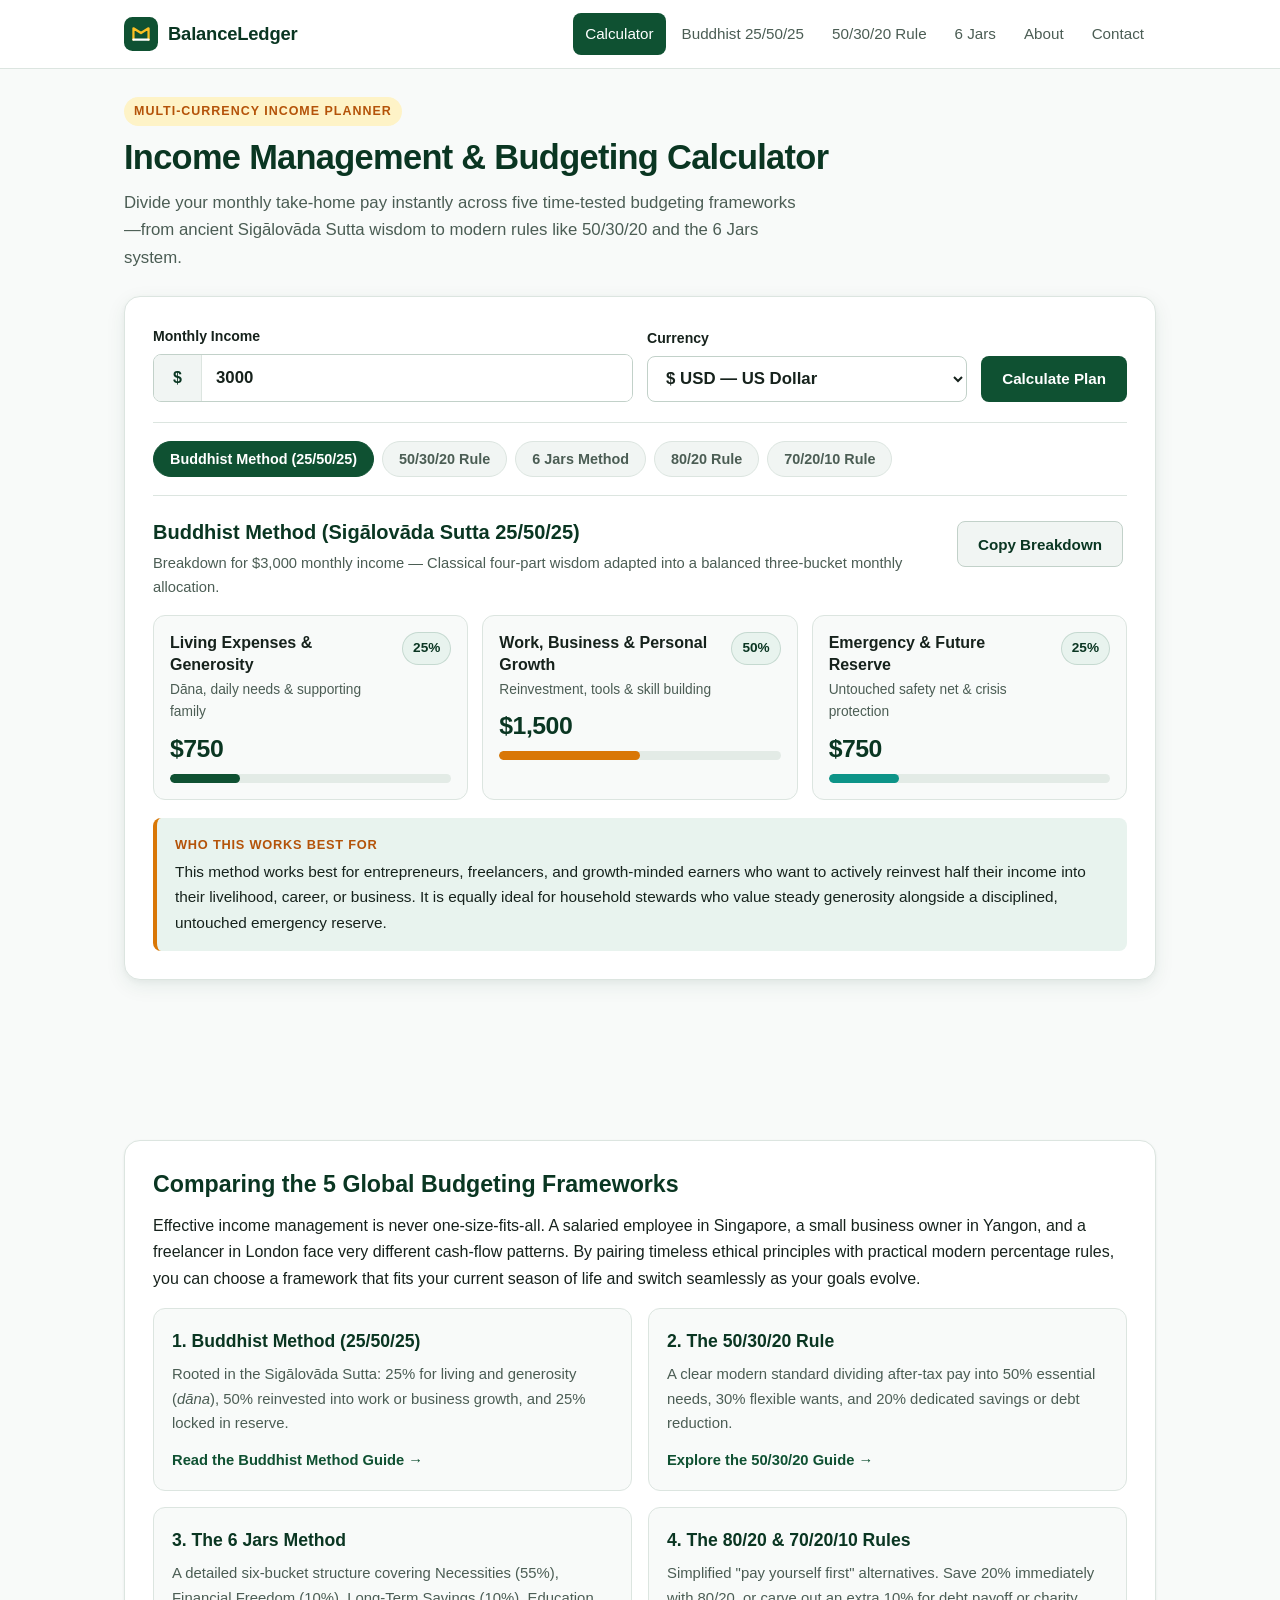
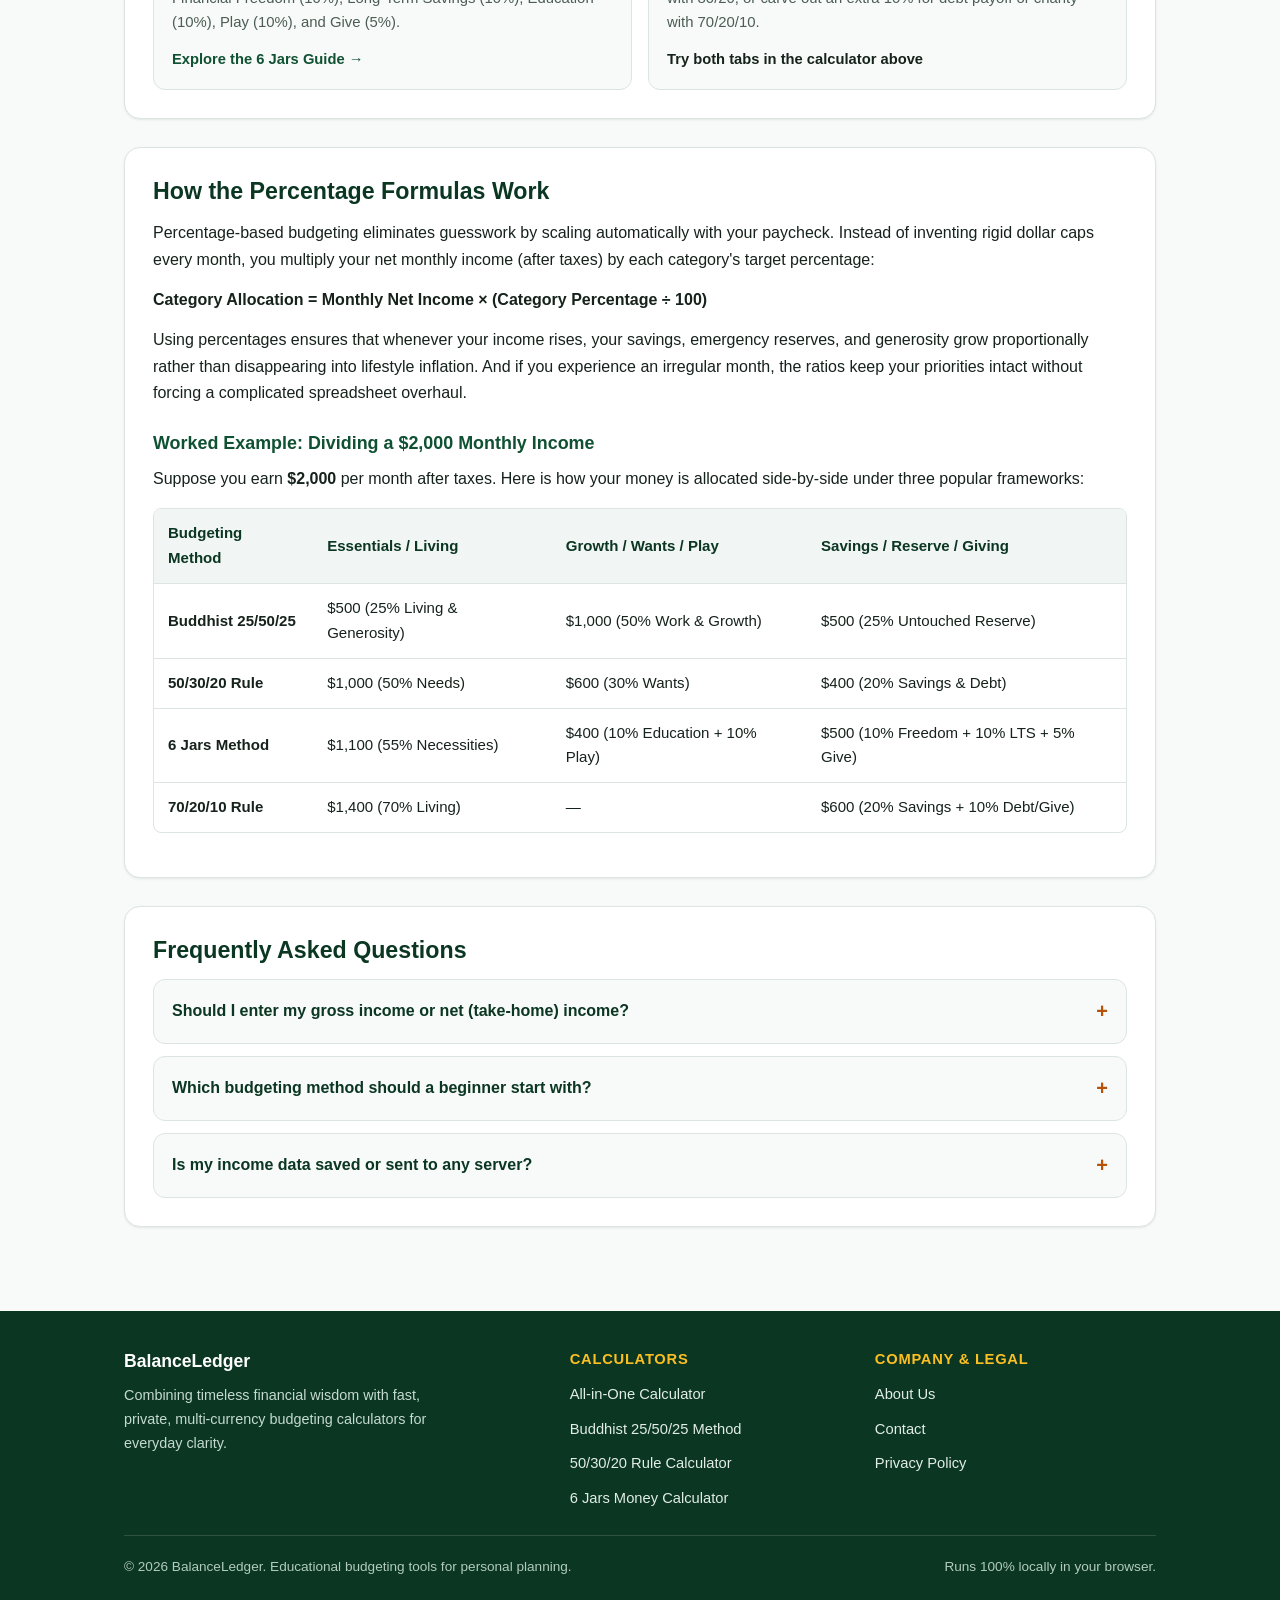
<file: index.html>
<!DOCTYPE html>
<html lang="en">
<head>
  <meta charset="UTF-8">
  <meta name="viewport" content="width=device-width, initial-scale=1.0">
  <title>Global Income Management &amp; Budgeting Calculator | BalanceLedger</title>
  <meta name="description" content="Free multi-currency income calculator comparing the Buddhist 25/50/25 Sigalovada Sutta method, 50/30/20 rule, 6 Jars, 80/20, and 70/20/10 budgeting frameworks.">
  <meta property="og:title" content="Global Income Management &amp; Budgeting Calculator | BalanceLedger">
  <meta property="og:description" content="Instantly divide your monthly income across 5 proven budgeting methods in USD, MMK, THB, SGD, INR, EUR, GBP, and JPY.">
  <meta property="og:type" content="website">
  <link rel="stylesheet" href="/css/style.css">
  <script async src="https://pagead2.googlesyndication.com/pagead/js/adsbygoogle.js?client=ca-pub-1101656093353916"
     crossorigin="anonymous"></script>
</head>
<body>
  <a class="skip-link" href="#main-content">Skip to main content</a>

  <header class="site-header">
    <div class="container header-inner">
      <a class="brand-link" href="/">
        <svg class="brand-icon" viewBox="0 0 36 36" fill="none" aria-hidden="true">
          <rect width="36" height="36" rx="9" fill="#0f5132"/>
          <path d="M10 24V12l8 5 8-5v12" stroke="#fbbf24" stroke-width="2.4" stroke-linecap="round" stroke-linejoin="round"/>
          <path d="M10 24h16" stroke="#ffffff" stroke-width="2.4" stroke-linecap="round"/>
        </svg>
        <span>BalanceLedger</span>
      </a>

      <button id="nav-toggle" class="nav-toggle" type="button" aria-expanded="false" aria-controls="site-nav">
        <span>Menu</span>
      </button>

      <nav id="site-nav" class="site-nav" aria-label="Primary Navigation">
        <ul class="nav-list">
          <li><a class="nav-link is-active" href="/" aria-current="page">Calculator</a></li>
          <li><a class="nav-link" href="/buddhist-method">Buddhist 25/50/25</a></li>
          <li><a class="nav-link" href="/50-30-20-calculator">50/30/20 Rule</a></li>
          <li><a class="nav-link" href="/6-jars-calculator">6 Jars</a></li>
          <li><a class="nav-link" href="/about">About</a></li>
          <li><a class="nav-link" href="/contact">Contact</a></li>
        </ul>
      </nav>
    </div>
  </header>

  <main id="main-content">
    <div class="container">
      <section class="page-hero">
        <span class="eyebrow">Multi-Currency Income Planner</span>
        <h1>Income Management &amp; Budgeting Calculator</h1>
        <p class="lead">
          Divide your monthly take-home pay instantly across five time-tested budgeting frameworks—from ancient Sigālovāda Sutta wisdom to modern rules like 50/30/20 and the 6 Jars system.
        </p>
      </section>

      <section id="budget-calculator" class="calculator-card" data-default-method="buddhist" aria-label="Interactive Budgeting Calculator">
        <form id="calculator-form" class="calc-controls" novalidate>
          <div class="field-group">
            <label class="field-label" for="monthly-income">Monthly Income</label>
            <div class="input-wrapper">
              <span id="currency-prefix" class="currency-prefix" aria-hidden="true">$</span>
              <input
                id="monthly-income"
                class="calc-input"
                type="number"
                inputmode="decimal"
                min="0"
                step="any"
                value="3000"
                placeholder="3000"
                aria-describedby="income-help"
              >
            </div>
            <span id="income-help" class="sr-only">Enter your monthly net income to calculate budget allocations automatically.</span>
          </div>

          <div class="field-group">
            <label class="field-label" for="currency-select">Currency</label>
            <select id="currency-select" class="calc-select">
              <option value="USD" selected>$ USD — US Dollar</option>
              <option value="MMK">K MMK — Myanmar Kyat</option>
              <option value="THB">฿ THB — Thai Baht</option>
              <option value="SGD">S$ SGD — Singapore Dollar</option>
              <option value="INR">₹ INR — Indian Rupee</option>
              <option value="EUR">€ EUR — Euro</option>
              <option value="GBP">£ GBP — British Pound</option>
              <option value="JPY">¥ JPY — Japanese Yen</option>
            </select>
          </div>

          <div class="calc-action-group">
            <button id="calculate-btn" class="btn btn-primary" type="submit">Calculate Plan</button>
          </div>
        </form>

        <div class="method-selector-wrap">
          <div class="method-mobile-wrap">
            <label class="field-label" for="method-select">Budgeting Method</label>
            <select id="method-select" class="calc-select">
              <option value="buddhist" selected>Buddhist Method (25/50/25)</option>
              <option value="50-30-20">The 50/30/20 Rule</option>
              <option value="6-jars">The 6 Jars Method</option>
              <option value="80-20">The 80/20 Rule (Pay Yourself First)</option>
              <option value="70-20-10">The 70/20/10 Rule</option>
            </select>
          </div>

          <div class="method-tabs" role="tablist" aria-label="Choose a budgeting method">
            <button class="method-tab is-active" type="button" role="tab" aria-selected="true" data-method-tab="buddhist">
              Buddhist Method (25/50/25)
            </button>
            <button class="method-tab" type="button" role="tab" aria-selected="false" data-method-tab="50-30-20">
              50/30/20 Rule
            </button>
            <button class="method-tab" type="button" role="tab" aria-selected="false" data-method-tab="6-jars">
              6 Jars Method
            </button>
            <button class="method-tab" type="button" role="tab" aria-selected="false" data-method-tab="80-20">
              80/20 Rule
            </button>
            <button class="method-tab" type="button" role="tab" aria-selected="false" data-method-tab="70-20-10">
              70/20/10 Rule
            </button>
          </div>
        </div>

        <div class="results-section" aria-live="polite">
          <div class="results-header">
            <div class="results-title-wrap">
              <h2 id="results-method-title">Buddhist Method (Sigālovāda Sutta 25/50/25)</h2>
              <p id="results-method-subtitle" class="results-subtitle">
                Breakdown for $3,000 monthly income — Classical four-part wisdom adapted into a balanced three-bucket monthly allocation.
              </p>
            </div>
            <div class="results-toolbar">
              <button id="copy-breakdown-btn" class="btn btn-secondary" type="button">Copy Breakdown</button>
              <span id="copy-feedback" class="copy-feedback" role="status" aria-live="polite"></span>
            </div>
          </div>

          <div id="results-grid" class="results-grid has-three">
            <article class="result-card" data-tone="emerald">
              <div class="result-card-top">
                <div>
                  <h3 class="result-card-title">Living Expenses &amp; Generosity</h3>
                  <p class="result-card-detail">Dāna, daily needs &amp; supporting family</p>
                </div>
                <span class="percent-badge">25%</span>
              </div>
              <div class="result-amount">$750</div>
              <div class="progress-track" role="progressbar" aria-valuenow="25" aria-valuemin="0" aria-valuemax="100" aria-label="Living Expenses and Generosity allocation 25%">
                <div class="progress-fill" style="width: 25%"></div>
              </div>
            </article>

            <article class="result-card" data-tone="gold">
              <div class="result-card-top">
                <div>
                  <h3 class="result-card-title">Work, Business &amp; Personal Growth</h3>
                  <p class="result-card-detail">Reinvestment, tools &amp; skill building</p>
                </div>
                <span class="percent-badge">50%</span>
              </div>
              <div class="result-amount">$1,500</div>
              <div class="progress-track" role="progressbar" aria-valuenow="50" aria-valuemin="0" aria-valuemax="100" aria-label="Work, Business and Personal Growth allocation 50%">
                <div class="progress-fill" style="width: 50%"></div>
              </div>
            </article>

            <article class="result-card" data-tone="teal">
              <div class="result-card-top">
                <div>
                  <h3 class="result-card-title">Emergency &amp; Future Reserve</h3>
                  <p class="result-card-detail">Untouched safety net &amp; crisis protection</p>
                </div>
                <span class="percent-badge">25%</span>
              </div>
              <div class="result-amount">$750</div>
              <div class="progress-track" role="progressbar" aria-valuenow="25" aria-valuemin="0" aria-valuemax="100" aria-label="Emergency and Future Reserve allocation 25%">
                <div class="progress-fill" style="width: 25%"></div>
              </div>
            </article>
          </div>

          <div class="method-insight">
            <span class="method-insight-label">Who This Works Best For</span>
            <p id="method-best-for">
              This method works best for entrepreneurs, freelancers, and growth-minded earners who want to actively reinvest half their income into their livelihood, career, or business. It is equally ideal for household stewards who value steady generosity alongside a disciplined, untouched emergency reserve.
            </p>
          </div>
        </div>
      </section>

      <div class="ad-slot" aria-label="Advertisement">
        <!-- Display Ads -->
        <ins class="adsbygoogle"
             style="display:block"
             data-ad-client="ca-pub-1101656093353916"
             data-ad-slot="3244813346"
             data-ad-format="auto"
             data-full-width-responsive="true"></ins>
        <script>
             (adsbygoogle = window.adsbygoogle || []).push({});
        </script>
      </div>

      <section class="content-section">
        <h2>Comparing the 5 Global Budgeting Frameworks</h2>
        <p>
          Effective income management is never one-size-fits-all. A salaried employee in Singapore, a small business owner in Yangon, and a freelancer in London face very different cash-flow patterns. By pairing timeless ethical principles with practical modern percentage rules, you can choose a framework that fits your current season of life and switch seamlessly as your goals evolve.
        </p>

        <div class="method-cards-grid">
          <article class="info-card">
            <div>
              <h3>1. Buddhist Method (25/50/25)</h3>
              <p>Rooted in the Sigālovāda Sutta: 25% for living and generosity (<em>dāna</em>), 50% reinvested into work or business growth, and 25% locked in reserve.</p>
            </div>
            <a class="info-card-link" href="/buddhist-method">Read the Buddhist Method Guide &rarr;</a>
          </article>

          <article class="info-card">
            <div>
              <h3>2. The 50/30/20 Rule</h3>
              <p>A clear modern standard dividing after-tax pay into 50% essential needs, 30% flexible wants, and 20% dedicated savings or debt reduction.</p>
            </div>
            <a class="info-card-link" href="/50-30-20-calculator">Explore the 50/30/20 Guide &rarr;</a>
          </article>

          <article class="info-card">
            <div>
              <h3>3. The 6 Jars Method</h3>
              <p>A detailed six-bucket structure covering Necessities (55%), Financial Freedom (10%), Long-Term Savings (10%), Education (10%), Play (10%), and Give (5%).</p>
            </div>
            <a class="info-card-link" href="/6-jars-calculator">Explore the 6 Jars Guide &rarr;</a>
          </article>

          <article class="info-card">
            <div>
              <h3>4. The 80/20 &amp; 70/20/10 Rules</h3>
              <p>Simplified "pay yourself first" alternatives. Save 20% immediately with 80/20, or carve out an extra 10% for debt payoff or charity with 70/20/10.</p>
            </div>
            <span class="info-card-link">Try both tabs in the calculator above</span>
          </article>
        </div>
      </section>

      <section class="content-section">
        <h2>How the Percentage Formulas Work</h2>
        <p>
          Percentage-based budgeting eliminates guesswork by scaling automatically with your paycheck. Instead of inventing rigid dollar caps every month, you multiply your net monthly income (after taxes) by each category's target percentage:
        </p>
        <p>
          <strong>Category Allocation = Monthly Net Income &times; (Category Percentage &divide; 100)</strong>
        </p>
        <p>
          Using percentages ensures that whenever your income rises, your savings, emergency reserves, and generosity grow proportionally rather than disappearing into lifestyle inflation. And if you experience an irregular month, the ratios keep your priorities intact without forcing a complicated spreadsheet overhaul.
        </p>

        <h3>Worked Example: Dividing a $2,000 Monthly Income</h3>
        <p>
          Suppose you earn <strong>$2,000</strong> per month after taxes. Here is how your money is allocated side-by-side under three popular frameworks:
        </p>

        <div class="table-wrap">
          <table>
            <thead>
              <tr>
                <th>Budgeting Method</th>
                <th>Essentials / Living</th>
                <th>Growth / Wants / Play</th>
                <th>Savings / Reserve / Giving</th>
              </tr>
            </thead>
            <tbody>
              <tr>
                <td><strong>Buddhist 25/50/25</strong></td>
                <td>$500 (25% Living &amp; Generosity)</td>
                <td>$1,000 (50% Work &amp; Growth)</td>
                <td>$500 (25% Untouched Reserve)</td>
              </tr>
              <tr>
                <td><strong>50/30/20 Rule</strong></td>
                <td>$1,000 (50% Needs)</td>
                <td>$600 (30% Wants)</td>
                <td>$400 (20% Savings &amp; Debt)</td>
              </tr>
              <tr>
                <td><strong>6 Jars Method</strong></td>
                <td>$1,100 (55% Necessities)</td>
                <td>$400 (10% Education + 10% Play)</td>
                <td>$500 (10% Freedom + 10% LTS + 5% Give)</td>
              </tr>
              <tr>
                <td><strong>70/20/10 Rule</strong></td>
                <td>$1,400 (70% Living)</td>
                <td>—</td>
                <td>$600 (20% Savings + 10% Debt/Give)</td>
              </tr>
            </tbody>
          </table>
        </div>
      </section>

      <section class="content-section">
        <h2>Frequently Asked Questions</h2>
        <div class="faq-list">
          <details class="faq-item">
            <summary>Should I enter my gross income or net (take-home) income?</summary>
            <div class="faq-answer">
              <p>
                Always use your <strong>net monthly income</strong>—the amount that actually lands in your bank account after taxes, social contributions, and mandatory payroll deductions. Budgeting from take-home pay ensures your percentage buckets match real spendable cash.
              </p>
            </div>
          </details>

          <details class="faq-item">
            <summary>Which budgeting method should a beginner start with?</summary>
            <div class="faq-answer">
              <p>
                If you want the simplest habit possible, start with the <strong>80/20 Rule</strong> (automate 20% into savings on payday and live on 80%). Once you are comfortable tracking essentials versus lifestyle spending, transition to the <strong>50/30/20 Rule</strong> or the <strong>Buddhist 25/50/25 Method</strong> if you run a business or invest heavily in your skills.
              </p>
            </div>
          </details>

          <details class="faq-item">
            <summary>Is my income data saved or sent to any server?</summary>
            <div class="faq-answer">
              <p>
                No. Every calculation runs 100% locally inside your web browser using client-side JavaScript. Your income numbers and currency selections are never uploaded, stored, or shared with BalanceLedger.
              </p>
            </div>
          </details>
        </div>
      </section>
    </div>
  </main>

  <footer class="site-footer">
    <div class="container">
      <div class="footer-grid">
        <div>
          <p class="footer-brand">BalanceLedger</p>
          <p class="footer-desc">
            Combining timeless financial wisdom with fast, private, multi-currency budgeting calculators for everyday clarity.
          </p>
        </div>

        <div>
          <h2 class="footer-heading">Calculators</h2>
          <ul class="footer-links">
            <li><a href="/">All-in-One Calculator</a></li>
            <li><a href="/buddhist-method">Buddhist 25/50/25 Method</a></li>
            <li><a href="/50-30-20-calculator">50/30/20 Rule Calculator</a></li>
            <li><a href="/6-jars-calculator">6 Jars Money Calculator</a></li>
          </ul>
        </div>

        <div>
          <h2 class="footer-heading">Company &amp; Legal</h2>
          <ul class="footer-links">
            <li><a href="/about">About Us</a></li>
            <li><a href="/contact">Contact</a></li>
            <li><a href="/privacy-policy">Privacy Policy</a></li>
          </ul>
        </div>
      </div>

      <div class="footer-bottom">
        <span>&copy; 2026 BalanceLedger. Educational budgeting tools for personal planning.</span>
        <span>Runs 100% locally in your browser.</span>
      </div>
    </div>
  </footer>

  <script src="/js/calculator.js"></script>
  <script src="/js/router.js"></script>
</body>
</html>
</file>
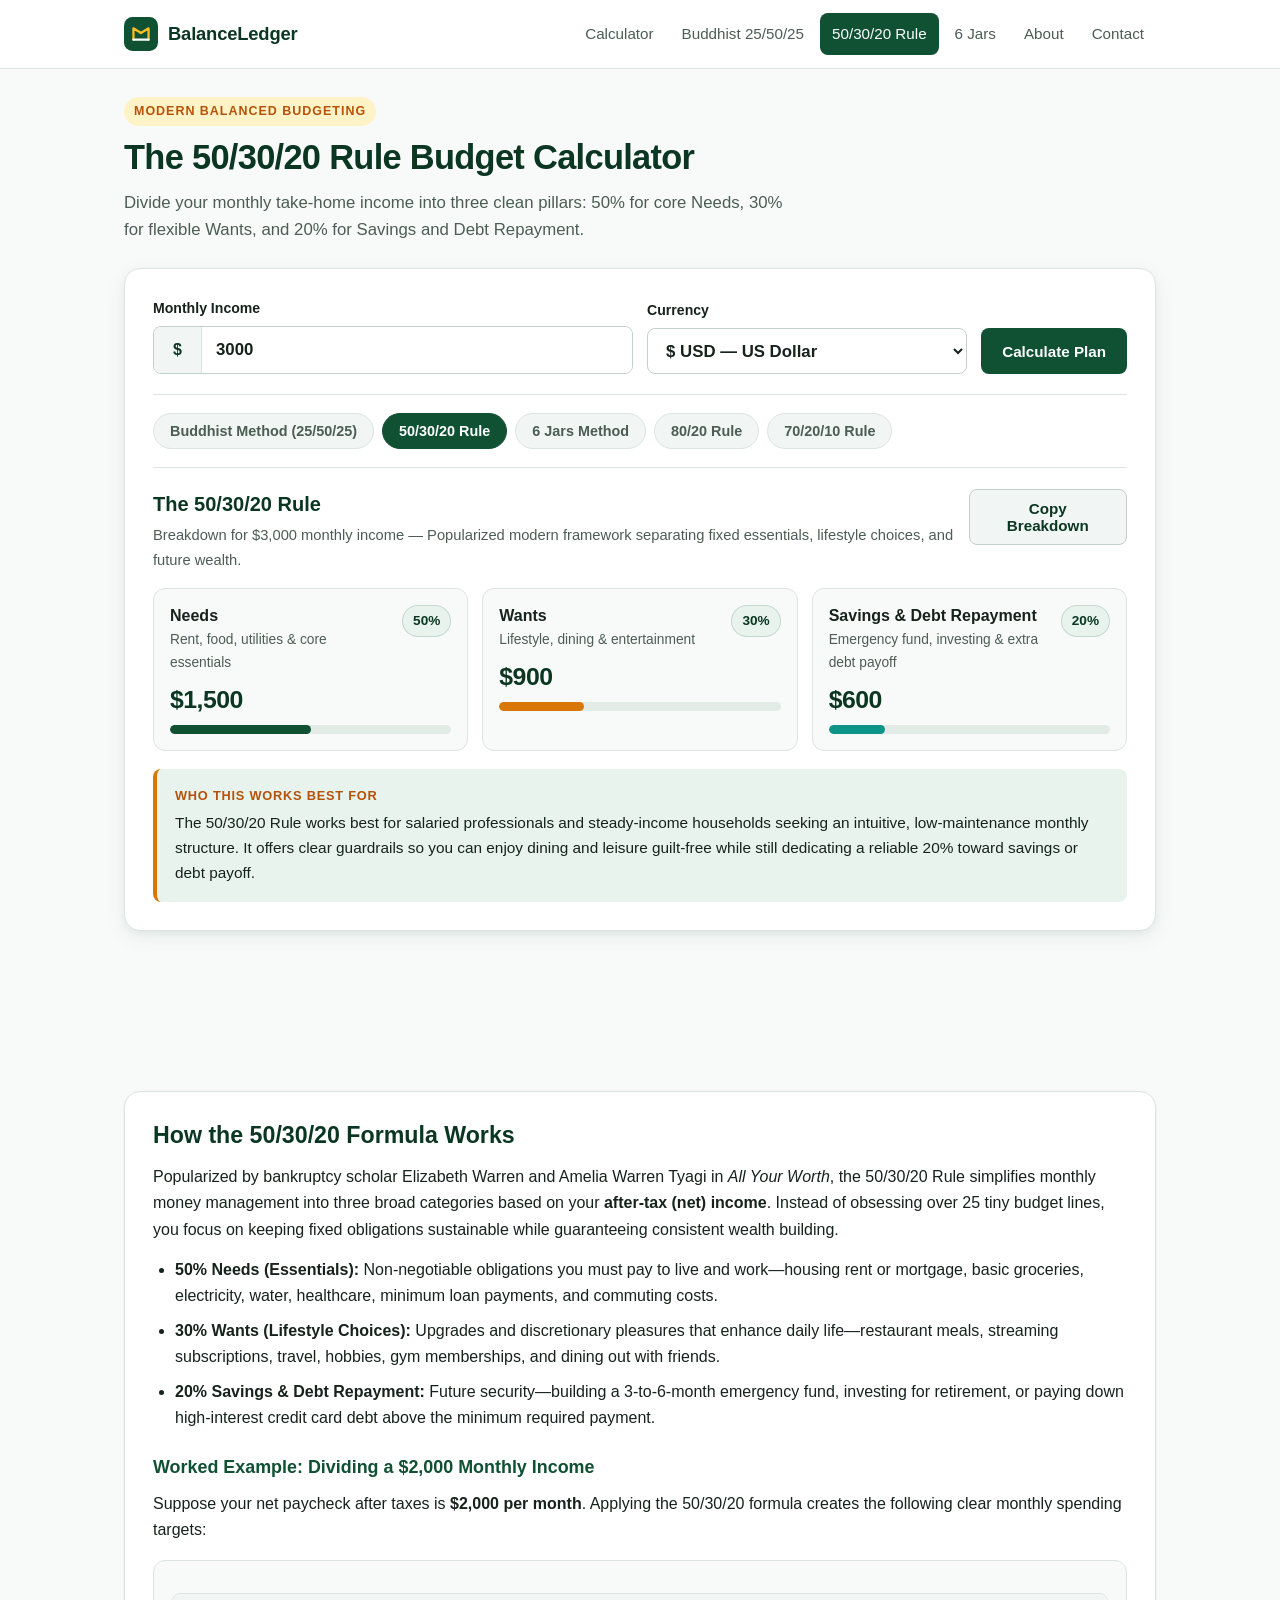
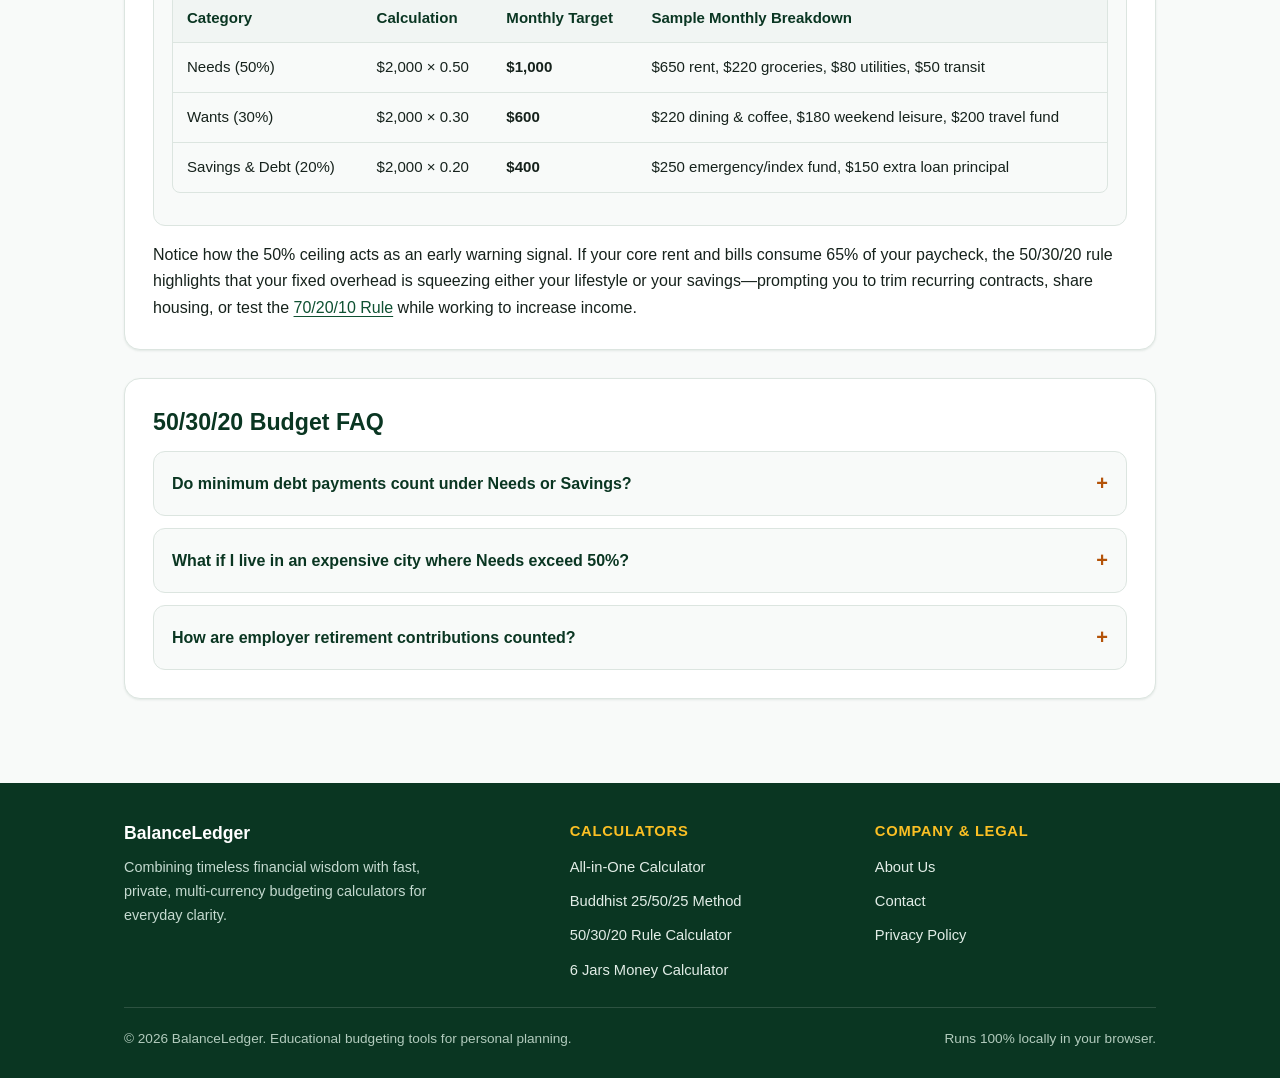
<file: 50-30-20-calculator.html>
<!DOCTYPE html>
<html lang="en">
<head>
  <meta charset="UTF-8">
  <meta name="viewport" content="width=device-width, initial-scale=1.0">
  <title>50/30/20 Rule Budget Calculator &amp; Guide | BalanceLedger</title>
  <meta name="description" content="Calculate your 50/30/20 budget instantly in USD, MMK, THB, SGD, INR, EUR, GBP, or JPY. Includes a complete guide to Needs, Wants, and Savings with worked examples.">
  <meta property="og:title" content="50/30/20 Rule Budget Calculator &amp; Guide | BalanceLedger">
  <meta property="og:description" content="Split your after-tax paycheck into 50% Needs, 30% Wants, and 20% Savings &amp; Debt Repayment in seconds.">
  <meta property="og:type" content="article">
  <link rel="stylesheet" href="/css/style.css">
  <script async src="https://pagead2.googlesyndication.com/pagead/js/adsbygoogle.js?client=ca-pub-1101656093353916"
     crossorigin="anonymous"></script>
</head>
<body>
  <a class="skip-link" href="#main-content">Skip to main content</a>

  <header class="site-header">
    <div class="container header-inner">
      <a class="brand-link" href="/">
        <svg class="brand-icon" viewBox="0 0 36 36" fill="none" aria-hidden="true">
          <rect width="36" height="36" rx="9" fill="#0f5132"/>
          <path d="M10 24V12l8 5 8-5v12" stroke="#fbbf24" stroke-width="2.4" stroke-linecap="round" stroke-linejoin="round"/>
          <path d="M10 24h16" stroke="#ffffff" stroke-width="2.4" stroke-linecap="round"/>
        </svg>
        <span>BalanceLedger</span>
      </a>

      <button id="nav-toggle" class="nav-toggle" type="button" aria-expanded="false" aria-controls="site-nav">
        <span>Menu</span>
      </button>

      <nav id="site-nav" class="site-nav" aria-label="Primary Navigation">
        <ul class="nav-list">
          <li><a class="nav-link" href="/">Calculator</a></li>
          <li><a class="nav-link" href="/buddhist-method">Buddhist 25/50/25</a></li>
          <li><a class="nav-link is-active" href="/50-30-20-calculator" aria-current="page">50/30/20 Rule</a></li>
          <li><a class="nav-link" href="/6-jars-calculator">6 Jars</a></li>
          <li><a class="nav-link" href="/about">About</a></li>
          <li><a class="nav-link" href="/contact">Contact</a></li>
        </ul>
      </nav>
    </div>
  </header>

  <main id="main-content">
    <div class="container">
      <section class="page-hero">
        <span class="eyebrow">Modern Balanced Budgeting</span>
        <h1>The 50/30/20 Rule Budget Calculator</h1>
        <p class="lead">
          Divide your monthly take-home income into three clean pillars: 50% for core Needs, 30% for flexible Wants, and 20% for Savings and Debt Repayment.
        </p>
      </section>

      <section id="budget-calculator" class="calculator-card" data-default-method="50-30-20" aria-label="50/30/20 Rule Budgeting Calculator">
        <form id="calculator-form" class="calc-controls" novalidate>
          <div class="field-group">
            <label class="field-label" for="monthly-income">Monthly Income</label>
            <div class="input-wrapper">
              <span id="currency-prefix" class="currency-prefix" aria-hidden="true">$</span>
              <input
                id="monthly-income"
                class="calc-input"
                type="number"
                inputmode="decimal"
                min="0"
                step="any"
                value="3000"
                placeholder="3000"
              >
            </div>
          </div>

          <div class="field-group">
            <label class="field-label" for="currency-select">Currency</label>
            <select id="currency-select" class="calc-select">
              <option value="USD" selected>$ USD — US Dollar</option>
              <option value="MMK">K MMK — Myanmar Kyat</option>
              <option value="THB">฿ THB — Thai Baht</option>
              <option value="SGD">S$ SGD — Singapore Dollar</option>
              <option value="INR">₹ INR — Indian Rupee</option>
              <option value="EUR">€ EUR — Euro</option>
              <option value="GBP">£ GBP — British Pound</option>
              <option value="JPY">¥ JPY — Japanese Yen</option>
            </select>
          </div>

          <div class="calc-action-group">
            <button id="calculate-btn" class="btn btn-primary" type="submit">Calculate Plan</button>
          </div>
        </form>

        <div class="method-selector-wrap">
          <div class="method-mobile-wrap">
            <label class="field-label" for="method-select">Budgeting Method</label>
            <select id="method-select" class="calc-select">
              <option value="buddhist">Buddhist Method (25/50/25)</option>
              <option value="50-30-20" selected>The 50/30/20 Rule</option>
              <option value="6-jars">The 6 Jars Method</option>
              <option value="80-20">The 80/20 Rule (Pay Yourself First)</option>
              <option value="70-20-10">The 70/20/10 Rule</option>
            </select>
          </div>

          <div class="method-tabs" role="tablist" aria-label="Choose a budgeting method">
            <button class="method-tab" type="button" role="tab" aria-selected="false" data-method-tab="buddhist">
              Buddhist Method (25/50/25)
            </button>
            <button class="method-tab is-active" type="button" role="tab" aria-selected="true" data-method-tab="50-30-20">
              50/30/20 Rule
            </button>
            <button class="method-tab" type="button" role="tab" aria-selected="false" data-method-tab="6-jars">
              6 Jars Method
            </button>
            <button class="method-tab" type="button" role="tab" aria-selected="false" data-method-tab="80-20">
              80/20 Rule
            </button>
            <button class="method-tab" type="button" role="tab" aria-selected="false" data-method-tab="70-20-10">
              70/20/10 Rule
            </button>
          </div>
        </div>

        <div class="results-section" aria-live="polite">
          <div class="results-header">
            <div class="results-title-wrap">
              <h2 id="results-method-title">The 50/30/20 Rule</h2>
              <p id="results-method-subtitle" class="results-subtitle">
                Breakdown for $3,000 monthly income — Popularized modern framework separating fixed essentials, lifestyle choices, and future wealth.
              </p>
            </div>
            <div class="results-toolbar">
              <button id="copy-breakdown-btn" class="btn btn-secondary" type="button">Copy Breakdown</button>
              <span id="copy-feedback" class="copy-feedback" role="status" aria-live="polite"></span>
            </div>
          </div>

          <div id="results-grid" class="results-grid has-three">
            <article class="result-card" data-tone="emerald">
              <div class="result-card-top">
                <div>
                  <h3 class="result-card-title">Needs</h3>
                  <p class="result-card-detail">Rent, food, utilities &amp; core essentials</p>
                </div>
                <span class="percent-badge">50%</span>
              </div>
              <div class="result-amount">$1,500</div>
              <div class="progress-track" role="progressbar" aria-valuenow="50" aria-valuemin="0" aria-valuemax="100" aria-label="Needs allocation 50%">
                <div class="progress-fill" style="width: 50%"></div>
              </div>
            </article>

            <article class="result-card" data-tone="gold">
              <div class="result-card-top">
                <div>
                  <h3 class="result-card-title">Wants</h3>
                  <p class="result-card-detail">Lifestyle, dining &amp; entertainment</p>
                </div>
                <span class="percent-badge">30%</span>
              </div>
              <div class="result-amount">$900</div>
              <div class="progress-track" role="progressbar" aria-valuenow="30" aria-valuemin="0" aria-valuemax="100" aria-label="Wants allocation 30%">
                <div class="progress-fill" style="width: 30%"></div>
              </div>
            </article>

            <article class="result-card" data-tone="teal">
              <div class="result-card-top">
                <div>
                  <h3 class="result-card-title">Savings &amp; Debt Repayment</h3>
                  <p class="result-card-detail">Emergency fund, investing &amp; extra debt payoff</p>
                </div>
                <span class="percent-badge">20%</span>
              </div>
              <div class="result-amount">$600</div>
              <div class="progress-track" role="progressbar" aria-valuenow="20" aria-valuemin="0" aria-valuemax="100" aria-label="Savings and Debt Repayment allocation 20%">
                <div class="progress-fill" style="width: 20%"></div>
              </div>
            </article>
          </div>

          <div class="method-insight">
            <span class="method-insight-label">Who This Works Best For</span>
            <p id="method-best-for">
              The 50/30/20 Rule works best for salaried professionals and steady-income households seeking an intuitive, low-maintenance monthly structure. It offers clear guardrails so you can enjoy dining and leisure guilt-free while still dedicating a reliable 20% toward savings or debt payoff.
            </p>
          </div>
        </div>
      </section>

      <div class="ad-slot" aria-label="Advertisement">
        <!-- Display Ads -->
        <ins class="adsbygoogle"
             style="display:block"
             data-ad-client="ca-pub-1101656093353916"
             data-ad-slot="3244813346"
             data-ad-format="auto"
             data-full-width-responsive="true"></ins>
        <script>
             (adsbygoogle = window.adsbygoogle || []).push({});
        </script>
      </div>

      <section class="content-section">
        <h2>How the 50/30/20 Formula Works</h2>
        <p>
          Popularized by bankruptcy scholar Elizabeth Warren and Amelia Warren Tyagi in <em>All Your Worth</em>, the 50/30/20 Rule simplifies monthly money management into three broad categories based on your <strong>after-tax (net) income</strong>. Instead of obsessing over 25 tiny budget lines, you focus on keeping fixed obligations sustainable while guaranteeing consistent wealth building.
        </p>

        <ul>
          <li><strong>50% Needs (Essentials):</strong> Non-negotiable obligations you must pay to live and work—housing rent or mortgage, basic groceries, electricity, water, healthcare, minimum loan payments, and commuting costs.</li>
          <li><strong>30% Wants (Lifestyle Choices):</strong> Upgrades and discretionary pleasures that enhance daily life—restaurant meals, streaming subscriptions, travel, hobbies, gym memberships, and dining out with friends.</li>
          <li><strong>20% Savings &amp; Debt Repayment:</strong> Future security—building a 3-to-6-month emergency fund, investing for retirement, or paying down high-interest credit card debt above the minimum required payment.</li>
        </ul>

        <h3>Worked Example: Dividing a $2,000 Monthly Income</h3>
        <p>
          Suppose your net paycheck after taxes is <strong>$2,000 per month</strong>. Applying the 50/30/20 formula creates the following clear monthly spending targets:
        </p>

        <div class="worked-callout">
          <div class="table-wrap">
            <table>
              <thead>
                <tr>
                  <th>Category</th>
                  <th>Calculation</th>
                  <th>Monthly Target</th>
                  <th>Sample Monthly Breakdown</th>
                </tr>
              </thead>
              <tbody>
                <tr>
                  <td>Needs (50%)</td>
                  <td>$2,000 &times; 0.50</td>
                  <td><strong>$1,000</strong></td>
                  <td>$650 rent, $220 groceries, $80 utilities, $50 transit</td>
                </tr>
                <tr>
                  <td>Wants (30%)</td>
                  <td>$2,000 &times; 0.30</td>
                  <td><strong>$600</strong></td>
                  <td>$220 dining &amp; coffee, $180 weekend leisure, $200 travel fund</td>
                </tr>
                <tr>
                  <td>Savings &amp; Debt (20%)</td>
                  <td>$2,000 &times; 0.20</td>
                  <td><strong>$400</strong></td>
                  <td>$250 emergency/index fund, $150 extra loan principal</td>
                </tr>
              </tbody>
            </table>
          </div>
        </div>

        <p>
          Notice how the 50% ceiling acts as an early warning signal. If your core rent and bills consume 65% of your paycheck, the 50/30/20 rule highlights that your fixed overhead is squeezing either your lifestyle or your savings—prompting you to trim recurring contracts, share housing, or test the <a href="/">70/20/10 Rule</a> while working to increase income.
        </p>
      </section>

      <section class="content-section">
        <h2>50/30/20 Budget FAQ</h2>
        <div class="faq-list">
          <details class="faq-item">
            <summary>Do minimum debt payments count under Needs or Savings?</summary>
            <div class="faq-answer">
              <p>
                Minimum required debt payments (such as a car loan or student loan minimum) belong inside the <strong>50% Needs</strong> bucket because skipping them triggers penalties. Any <em>extra</em> payments made above the minimum to eliminate debt faster belong inside the <strong>20% Savings &amp; Debt Repayment</strong> bucket.
              </p>
            </div>
          </details>

          <details class="faq-item">
            <summary>What if I live in an expensive city where Needs exceed 50%?</summary>
            <div class="faq-answer">
              <p>
                In high-cost metropolitan areas, housing alone can push Needs to 60% or 65%. When that happens, trim the Wants category down to 15%–20% so you protect your 20% Savings rate—or compare the <a href="/6-jars-calculator">6 Jars Method</a> (55% necessities) and the 70/20/10 Rule.
              </p>
            </div>
          </details>

          <details class="faq-item">
            <summary>How are employer retirement contributions counted?</summary>
            <div class="faq-answer">
              <p>
                If you contribute pre-tax dollars straight from your paycheck into a retirement plan, add those contributions back to your net take-home pay to determine your true total income, then count that contribution toward your 20% Savings target.
              </p>
            </div>
          </details>
        </div>
      </section>
    </div>
  </main>

  <footer class="site-footer">
    <div class="container">
      <div class="footer-grid">
        <div>
          <p class="footer-brand">BalanceLedger</p>
          <p class="footer-desc">
            Combining timeless financial wisdom with fast, private, multi-currency budgeting calculators for everyday clarity.
          </p>
        </div>

        <div>
          <h2 class="footer-heading">Calculators</h2>
          <ul class="footer-links">
            <li><a href="/">All-in-One Calculator</a></li>
            <li><a href="/buddhist-method">Buddhist 25/50/25 Method</a></li>
            <li><a href="/50-30-20-calculator">50/30/20 Rule Calculator</a></li>
            <li><a href="/6-jars-calculator">6 Jars Money Calculator</a></li>
          </ul>
        </div>

        <div>
          <h2 class="footer-heading">Company &amp; Legal</h2>
          <ul class="footer-links">
            <li><a href="/about">About Us</a></li>
            <li><a href="/contact">Contact</a></li>
            <li><a href="/privacy-policy">Privacy Policy</a></li>
          </ul>
        </div>
      </div>

      <div class="footer-bottom">
        <span>&copy; 2026 BalanceLedger. Educational budgeting tools for personal planning.</span>
        <span>Runs 100% locally in your browser.</span>
      </div>
    </div>
  </footer>

  <script src="/js/calculator.js"></script>
  <script src="/js/router.js"></script>
</body>
</html>
</file>
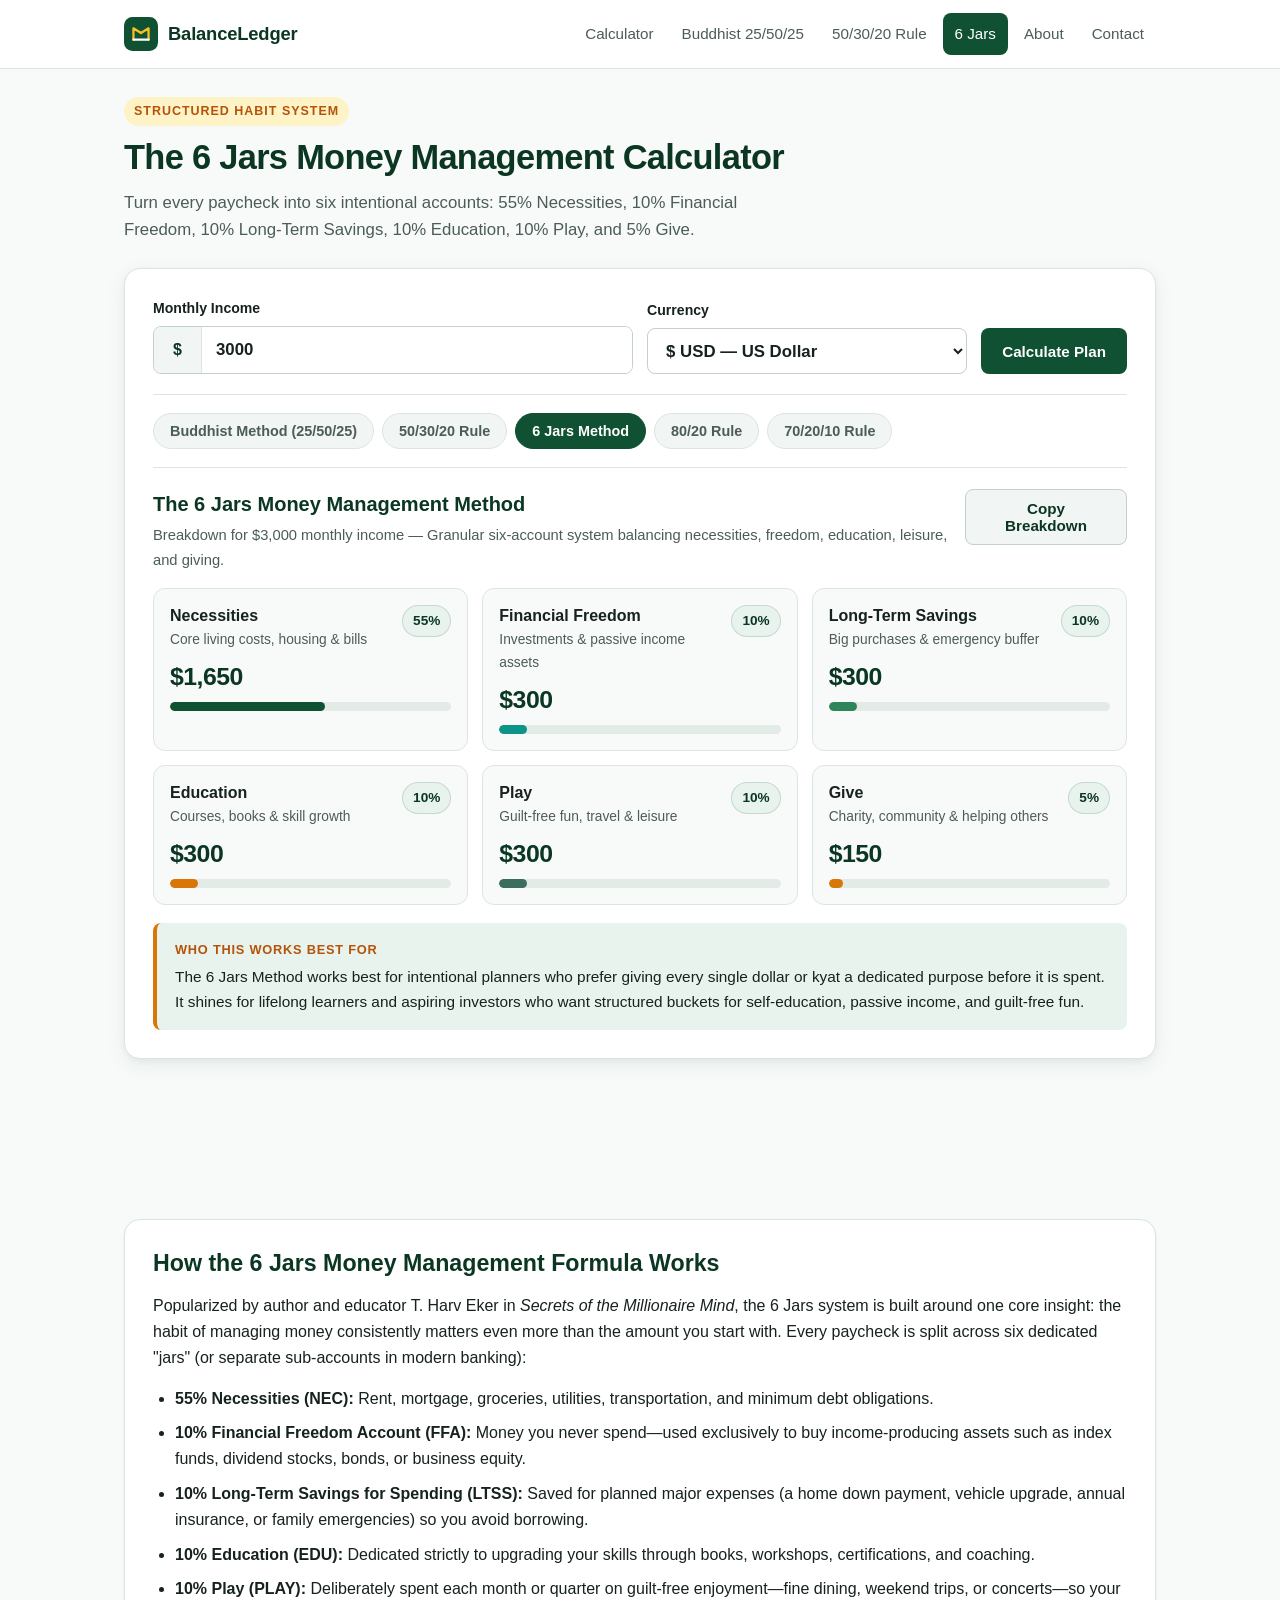
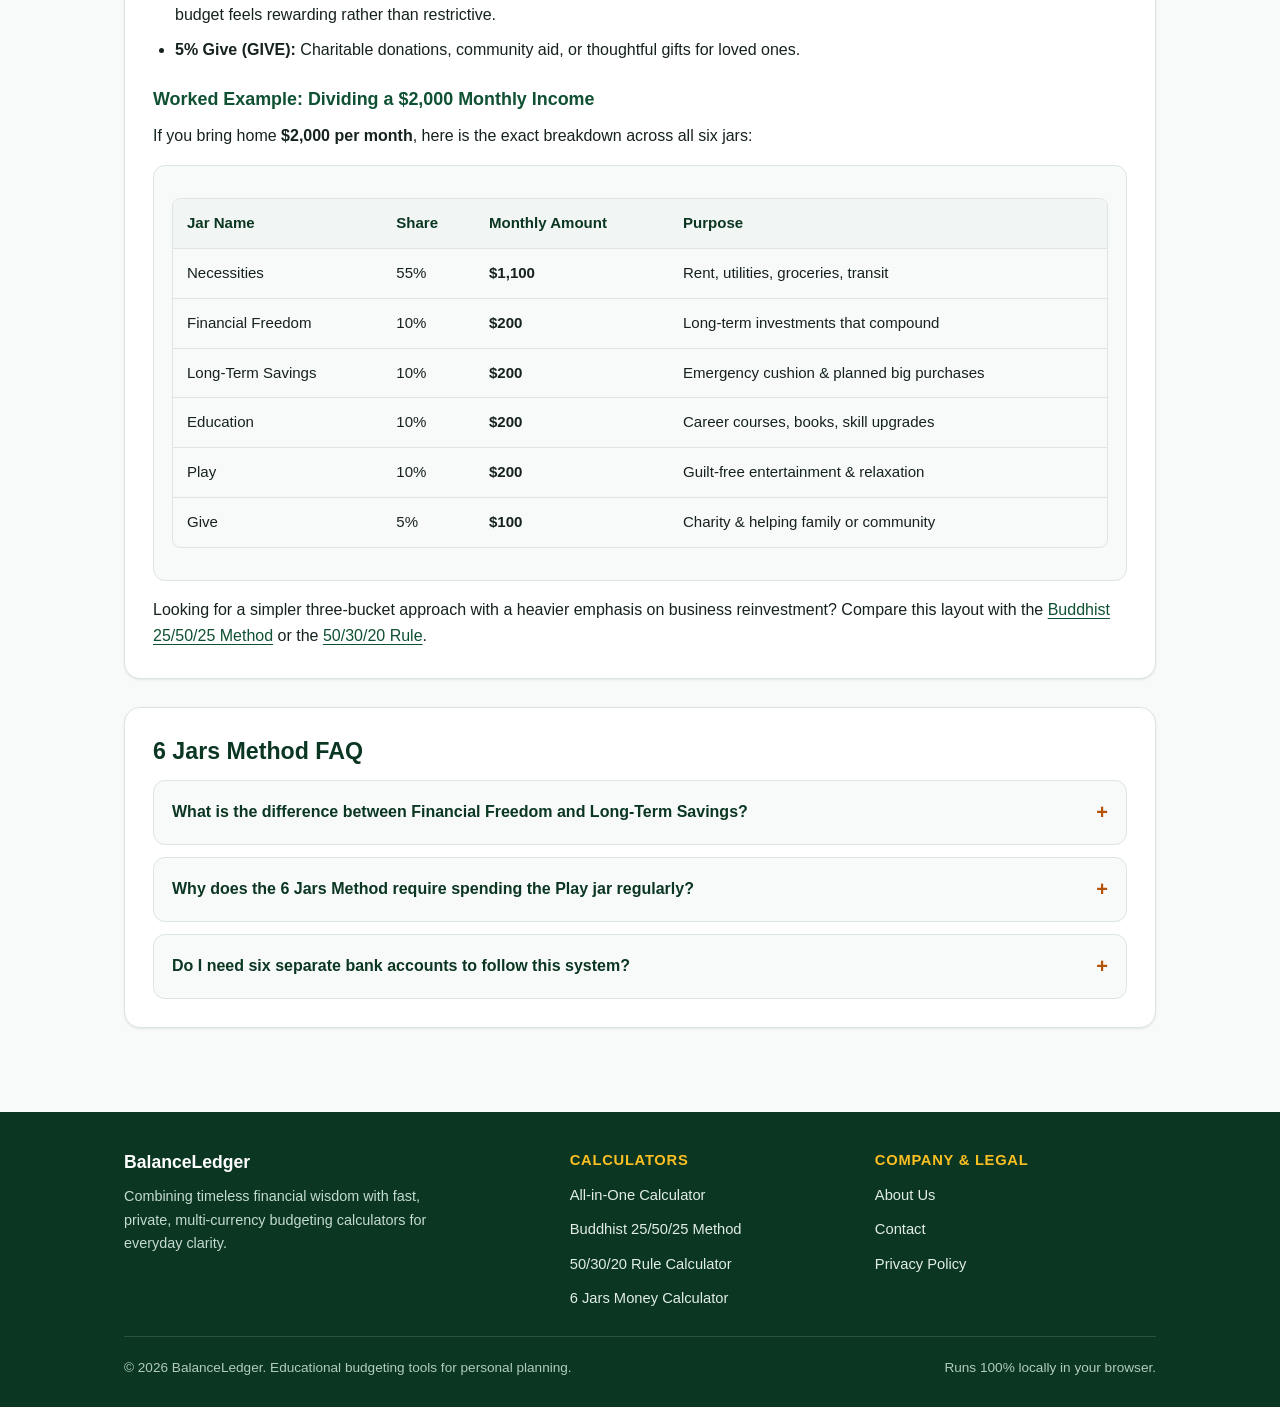
<file: 6-jars-calculator.html>
<!DOCTYPE html>
<html lang="en">
<head>
  <meta charset="UTF-8">
  <meta name="viewport" content="width=device-width, initial-scale=1.0">
  <title>6 Jars Money Management Calculator &amp; Guide | BalanceLedger</title>
  <meta name="description" content="Calculate your monthly income using the 6 Jars Money Management method (55/10/10/10/10/5). Includes multi-currency calculator, worked examples, and FAQ.">
  <meta property="og:title" content="6 Jars Money Management Calculator &amp; Guide | BalanceLedger">
  <meta property="og:description" content="Assign every dollar to Necessities, Financial Freedom, Long-Term Savings, Education, Play, and Give with our instant 6 Jars calculator.">
  <meta property="og:type" content="article">
  <link rel="stylesheet" href="/css/style.css">
  <script async src="https://pagead2.googlesyndication.com/pagead/js/adsbygoogle.js?client=ca-pub-1101656093353916"
     crossorigin="anonymous"></script>
</head>
<body>
  <a class="skip-link" href="#main-content">Skip to main content</a>

  <header class="site-header">
    <div class="container header-inner">
      <a class="brand-link" href="/">
        <svg class="brand-icon" viewBox="0 0 36 36" fill="none" aria-hidden="true">
          <rect width="36" height="36" rx="9" fill="#0f5132"/>
          <path d="M10 24V12l8 5 8-5v12" stroke="#fbbf24" stroke-width="2.4" stroke-linecap="round" stroke-linejoin="round"/>
          <path d="M10 24h16" stroke="#ffffff" stroke-width="2.4" stroke-linecap="round"/>
        </svg>
        <span>BalanceLedger</span>
      </a>

      <button id="nav-toggle" class="nav-toggle" type="button" aria-expanded="false" aria-controls="site-nav">
        <span>Menu</span>
      </button>

      <nav id="site-nav" class="site-nav" aria-label="Primary Navigation">
        <ul class="nav-list">
          <li><a class="nav-link" href="/">Calculator</a></li>
          <li><a class="nav-link" href="/buddhist-method">Buddhist 25/50/25</a></li>
          <li><a class="nav-link" href="/50-30-20-calculator">50/30/20 Rule</a></li>
          <li><a class="nav-link is-active" href="/6-jars-calculator" aria-current="page">6 Jars</a></li>
          <li><a class="nav-link" href="/about">About</a></li>
          <li><a class="nav-link" href="/contact">Contact</a></li>
        </ul>
      </nav>
    </div>
  </header>

  <main id="main-content">
    <div class="container">
      <section class="page-hero">
        <span class="eyebrow">Structured Habit System</span>
        <h1>The 6 Jars Money Management Calculator</h1>
        <p class="lead">
          Turn every paycheck into six intentional accounts: 55% Necessities, 10% Financial Freedom, 10% Long-Term Savings, 10% Education, 10% Play, and 5% Give.
        </p>
      </section>

      <section id="budget-calculator" class="calculator-card" data-default-method="6-jars" aria-label="6 Jars Budgeting Calculator">
        <form id="calculator-form" class="calc-controls" novalidate>
          <div class="field-group">
            <label class="field-label" for="monthly-income">Monthly Income</label>
            <div class="input-wrapper">
              <span id="currency-prefix" class="currency-prefix" aria-hidden="true">$</span>
              <input
                id="monthly-income"
                class="calc-input"
                type="number"
                inputmode="decimal"
                min="0"
                step="any"
                value="3000"
                placeholder="3000"
              >
            </div>
          </div>

          <div class="field-group">
            <label class="field-label" for="currency-select">Currency</label>
            <select id="currency-select" class="calc-select">
              <option value="USD" selected>$ USD — US Dollar</option>
              <option value="MMK">K MMK — Myanmar Kyat</option>
              <option value="THB">฿ THB — Thai Baht</option>
              <option value="SGD">S$ SGD — Singapore Dollar</option>
              <option value="INR">₹ INR — Indian Rupee</option>
              <option value="EUR">€ EUR — Euro</option>
              <option value="GBP">£ GBP — British Pound</option>
              <option value="JPY">¥ JPY — Japanese Yen</option>
            </select>
          </div>

          <div class="calc-action-group">
            <button id="calculate-btn" class="btn btn-primary" type="submit">Calculate Plan</button>
          </div>
        </form>

        <div class="method-selector-wrap">
          <div class="method-mobile-wrap">
            <label class="field-label" for="method-select">Budgeting Method</label>
            <select id="method-select" class="calc-select">
              <option value="buddhist">Buddhist Method (25/50/25)</option>
              <option value="50-30-20">The 50/30/20 Rule</option>
              <option value="6-jars" selected>The 6 Jars Method</option>
              <option value="80-20">The 80/20 Rule (Pay Yourself First)</option>
              <option value="70-20-10">The 70/20/10 Rule</option>
            </select>
          </div>

          <div class="method-tabs" role="tablist" aria-label="Choose a budgeting method">
            <button class="method-tab" type="button" role="tab" aria-selected="false" data-method-tab="buddhist">
              Buddhist Method (25/50/25)
            </button>
            <button class="method-tab" type="button" role="tab" aria-selected="false" data-method-tab="50-30-20">
              50/30/20 Rule
            </button>
            <button class="method-tab is-active" type="button" role="tab" aria-selected="true" data-method-tab="6-jars">
              6 Jars Method
            </button>
            <button class="method-tab" type="button" role="tab" aria-selected="false" data-method-tab="80-20">
              80/20 Rule
            </button>
            <button class="method-tab" type="button" role="tab" aria-selected="false" data-method-tab="70-20-10">
              70/20/10 Rule
            </button>
          </div>
        </div>

        <div class="results-section" aria-live="polite">
          <div class="results-header">
            <div class="results-title-wrap">
              <h2 id="results-method-title">The 6 Jars Money Management Method</h2>
              <p id="results-method-subtitle" class="results-subtitle">
                Breakdown for $3,000 monthly income — Granular six-account system balancing necessities, freedom, education, leisure, and giving.
              </p>
            </div>
            <div class="results-toolbar">
              <button id="copy-breakdown-btn" class="btn btn-secondary" type="button">Copy Breakdown</button>
              <span id="copy-feedback" class="copy-feedback" role="status" aria-live="polite"></span>
            </div>
          </div>

          <div id="results-grid" class="results-grid has-six">
            <article class="result-card" data-tone="emerald">
              <div class="result-card-top">
                <div>
                  <h3 class="result-card-title">Necessities</h3>
                  <p class="result-card-detail">Core living costs, housing &amp; bills</p>
                </div>
                <span class="percent-badge">55%</span>
              </div>
              <div class="result-amount">$1,650</div>
              <div class="progress-track" role="progressbar" aria-valuenow="55" aria-valuemin="0" aria-valuemax="100" aria-label="Necessities allocation 55%">
                <div class="progress-fill" style="width: 55%"></div>
              </div>
            </article>

            <article class="result-card" data-tone="teal">
              <div class="result-card-top">
                <div>
                  <h3 class="result-card-title">Financial Freedom</h3>
                  <p class="result-card-detail">Investments &amp; passive income assets</p>
                </div>
                <span class="percent-badge">10%</span>
              </div>
              <div class="result-amount">$300</div>
              <div class="progress-track" role="progressbar" aria-valuenow="10" aria-valuemin="0" aria-valuemax="100" aria-label="Financial Freedom allocation 10%">
                <div class="progress-fill" style="width: 10%"></div>
              </div>
            </article>

            <article class="result-card" data-tone="sage">
              <div class="result-card-top">
                <div>
                  <h3 class="result-card-title">Long-Term Savings</h3>
                  <p class="result-card-detail">Big purchases &amp; emergency buffer</p>
                </div>
                <span class="percent-badge">10%</span>
              </div>
              <div class="result-amount">$300</div>
              <div class="progress-track" role="progressbar" aria-valuenow="10" aria-valuemin="0" aria-valuemax="100" aria-label="Long-Term Savings allocation 10%">
                <div class="progress-fill" style="width: 10%"></div>
              </div>
            </article>

            <article class="result-card" data-tone="gold">
              <div class="result-card-top">
                <div>
                  <h3 class="result-card-title">Education</h3>
                  <p class="result-card-detail">Courses, books &amp; skill growth</p>
                </div>
                <span class="percent-badge">10%</span>
              </div>
              <div class="result-amount">$300</div>
              <div class="progress-track" role="progressbar" aria-valuenow="10" aria-valuemin="0" aria-valuemax="100" aria-label="Education allocation 10%">
                <div class="progress-fill" style="width: 10%"></div>
              </div>
            </article>

            <article class="result-card" data-tone="slate">
              <div class="result-card-top">
                <div>
                  <h3 class="result-card-title">Play</h3>
                  <p class="result-card-detail">Guilt-free fun, travel &amp; leisure</p>
                </div>
                <span class="percent-badge">10%</span>
              </div>
              <div class="result-amount">$300</div>
              <div class="progress-track" role="progressbar" aria-valuenow="10" aria-valuemin="0" aria-valuemax="100" aria-label="Play allocation 10%">
                <div class="progress-fill" style="width: 10%"></div>
              </div>
            </article>

            <article class="result-card" data-tone="gold">
              <div class="result-card-top">
                <div>
                  <h3 class="result-card-title">Give</h3>
                  <p class="result-card-detail">Charity, community &amp; helping others</p>
                </div>
                <span class="percent-badge">5%</span>
              </div>
              <div class="result-amount">$150</div>
              <div class="progress-track" role="progressbar" aria-valuenow="5" aria-valuemin="0" aria-valuemax="100" aria-label="Give allocation 5%">
                <div class="progress-fill" style="width: 5%"></div>
              </div>
            </article>
          </div>

          <div class="method-insight">
            <span class="method-insight-label">Who This Works Best For</span>
            <p id="method-best-for">
              The 6 Jars Method works best for intentional planners who prefer giving every single dollar or kyat a dedicated purpose before it is spent. It shines for lifelong learners and aspiring investors who want structured buckets for self-education, passive income, and guilt-free fun.
            </p>
          </div>
        </div>
      </section>

      <div class="ad-slot" aria-label="Advertisement">
        <!-- Display Ads -->
        <ins class="adsbygoogle"
             style="display:block"
             data-ad-client="ca-pub-1101656093353916"
             data-ad-slot="3244813346"
             data-ad-format="auto"
             data-full-width-responsive="true"></ins>
        <script>
             (adsbygoogle = window.adsbygoogle || []).push({});
        </script>
      </div>

      <section class="content-section">
        <h2>How the 6 Jars Money Management Formula Works</h2>
        <p>
          Popularized by author and educator T. Harv Eker in <em>Secrets of the Millionaire Mind</em>, the 6 Jars system is built around one core insight: the habit of managing money consistently matters even more than the amount you start with. Every paycheck is split across six dedicated "jars" (or separate sub-accounts in modern banking):
        </p>

        <ul>
          <li><strong>55% Necessities (NEC):</strong> Rent, mortgage, groceries, utilities, transportation, and minimum debt obligations.</li>
          <li><strong>10% Financial Freedom Account (FFA):</strong> Money you never spend—used exclusively to buy income-producing assets such as index funds, dividend stocks, bonds, or business equity.</li>
          <li><strong>10% Long-Term Savings for Spending (LTSS):</strong> Saved for planned major expenses (a home down payment, vehicle upgrade, annual insurance, or family emergencies) so you avoid borrowing.</li>
          <li><strong>10% Education (EDU):</strong> Dedicated strictly to upgrading your skills through books, workshops, certifications, and coaching.</li>
          <li><strong>10% Play (PLAY):</strong> Deliberately spent each month or quarter on guilt-free enjoyment—fine dining, weekend trips, or concerts—so your budget feels rewarding rather than restrictive.</li>
          <li><strong>5% Give (GIVE):</strong> Charitable donations, community aid, or thoughtful gifts for loved ones.</li>
        </ul>

        <h3>Worked Example: Dividing a $2,000 Monthly Income</h3>
        <p>
          If you bring home <strong>$2,000 per month</strong>, here is the exact breakdown across all six jars:
        </p>

        <div class="worked-callout">
          <div class="table-wrap">
            <table>
              <thead>
                <tr>
                  <th>Jar Name</th>
                  <th>Share</th>
                  <th>Monthly Amount</th>
                  <th>Purpose</th>
                </tr>
              </thead>
              <tbody>
                <tr>
                  <td>Necessities</td>
                  <td>55%</td>
                  <td><strong>$1,100</strong></td>
                  <td>Rent, utilities, groceries, transit</td>
                </tr>
                <tr>
                  <td>Financial Freedom</td>
                  <td>10%</td>
                  <td><strong>$200</strong></td>
                  <td>Long-term investments that compound</td>
                </tr>
                <tr>
                  <td>Long-Term Savings</td>
                  <td>10%</td>
                  <td><strong>$200</strong></td>
                  <td>Emergency cushion &amp; planned big purchases</td>
                </tr>
                <tr>
                  <td>Education</td>
                  <td>10%</td>
                  <td><strong>$200</strong></td>
                  <td>Career courses, books, skill upgrades</td>
                </tr>
                <tr>
                  <td>Play</td>
                  <td>10%</td>
                  <td><strong>$200</strong></td>
                  <td>Guilt-free entertainment &amp; relaxation</td>
                </tr>
                <tr>
                  <td>Give</td>
                  <td>5%</td>
                  <td><strong>$100</strong></td>
                  <td>Charity &amp; helping family or community</td>
                </tr>
              </tbody>
            </table>
          </div>
        </div>

        <p>
          Looking for a simpler three-bucket approach with a heavier emphasis on business reinvestment? Compare this layout with the <a href="/buddhist-method">Buddhist 25/50/25 Method</a> or the <a href="/50-30-20-calculator">50/30/20 Rule</a>.
        </p>
      </section>

      <section class="content-section">
        <h2>6 Jars Method FAQ</h2>
        <div class="faq-list">
          <details class="faq-item">
            <summary>What is the difference between Financial Freedom and Long-Term Savings?</summary>
            <div class="faq-answer">
              <p>
                Your <strong>Financial Freedom (10%)</strong> jar is capital you never withdraw for consumption—only its investment returns or passive income are eventually spent. Your <strong>Long-Term Savings (10%)</strong> jar is intentionally accumulated to pay for future big-ticket items like appliances, tuition, vacations, or emergency repairs.
              </p>
            </div>
          </details>

          <details class="faq-item">
            <summary>Why does the 6 Jars Method require spending the Play jar regularly?</summary>
            <div class="faq-answer">
              <p>
                A budget that feels like endless deprivation usually collapses within a few months. Setting aside 10% specifically for guilt-free enjoyment trains your mind to associate financial discipline with reward, keeping you consistent over the long haul.
              </p>
            </div>
          </details>

          <details class="faq-item">
            <summary>Do I need six separate bank accounts to follow this system?</summary>
            <div class="faq-answer">
              <p>
                Not necessarily. Many modern banks let you create free savings "vaults" or sub-buckets inside one account, or you can automate transfers into three core accounts (Spending, Investing, and Reserve) while tracking Education and Give in a simple ledger.
              </p>
            </div>
          </details>
        </div>
      </section>
    </div>
  </main>

  <footer class="site-footer">
    <div class="container">
      <div class="footer-grid">
        <div>
          <p class="footer-brand">BalanceLedger</p>
          <p class="footer-desc">
            Combining timeless financial wisdom with fast, private, multi-currency budgeting calculators for everyday clarity.
          </p>
        </div>

        <div>
          <h2 class="footer-heading">Calculators</h2>
          <ul class="footer-links">
            <li><a href="/">All-in-One Calculator</a></li>
            <li><a href="/buddhist-method">Buddhist 25/50/25 Method</a></li>
            <li><a href="/50-30-20-calculator">50/30/20 Rule Calculator</a></li>
            <li><a href="/6-jars-calculator">6 Jars Money Calculator</a></li>
          </ul>
        </div>

        <div>
          <h2 class="footer-heading">Company &amp; Legal</h2>
          <ul class="footer-links">
            <li><a href="/about">About Us</a></li>
            <li><a href="/contact">Contact</a></li>
            <li><a href="/privacy-policy">Privacy Policy</a></li>
          </ul>
        </div>
      </div>

      <div class="footer-bottom">
        <span>&copy; 2026 BalanceLedger. Educational budgeting tools for personal planning.</span>
        <span>Runs 100% locally in your browser.</span>
      </div>
    </div>
  </footer>

  <script src="/js/calculator.js"></script>
  <script src="/js/router.js"></script>
</body>
</html>
</file>
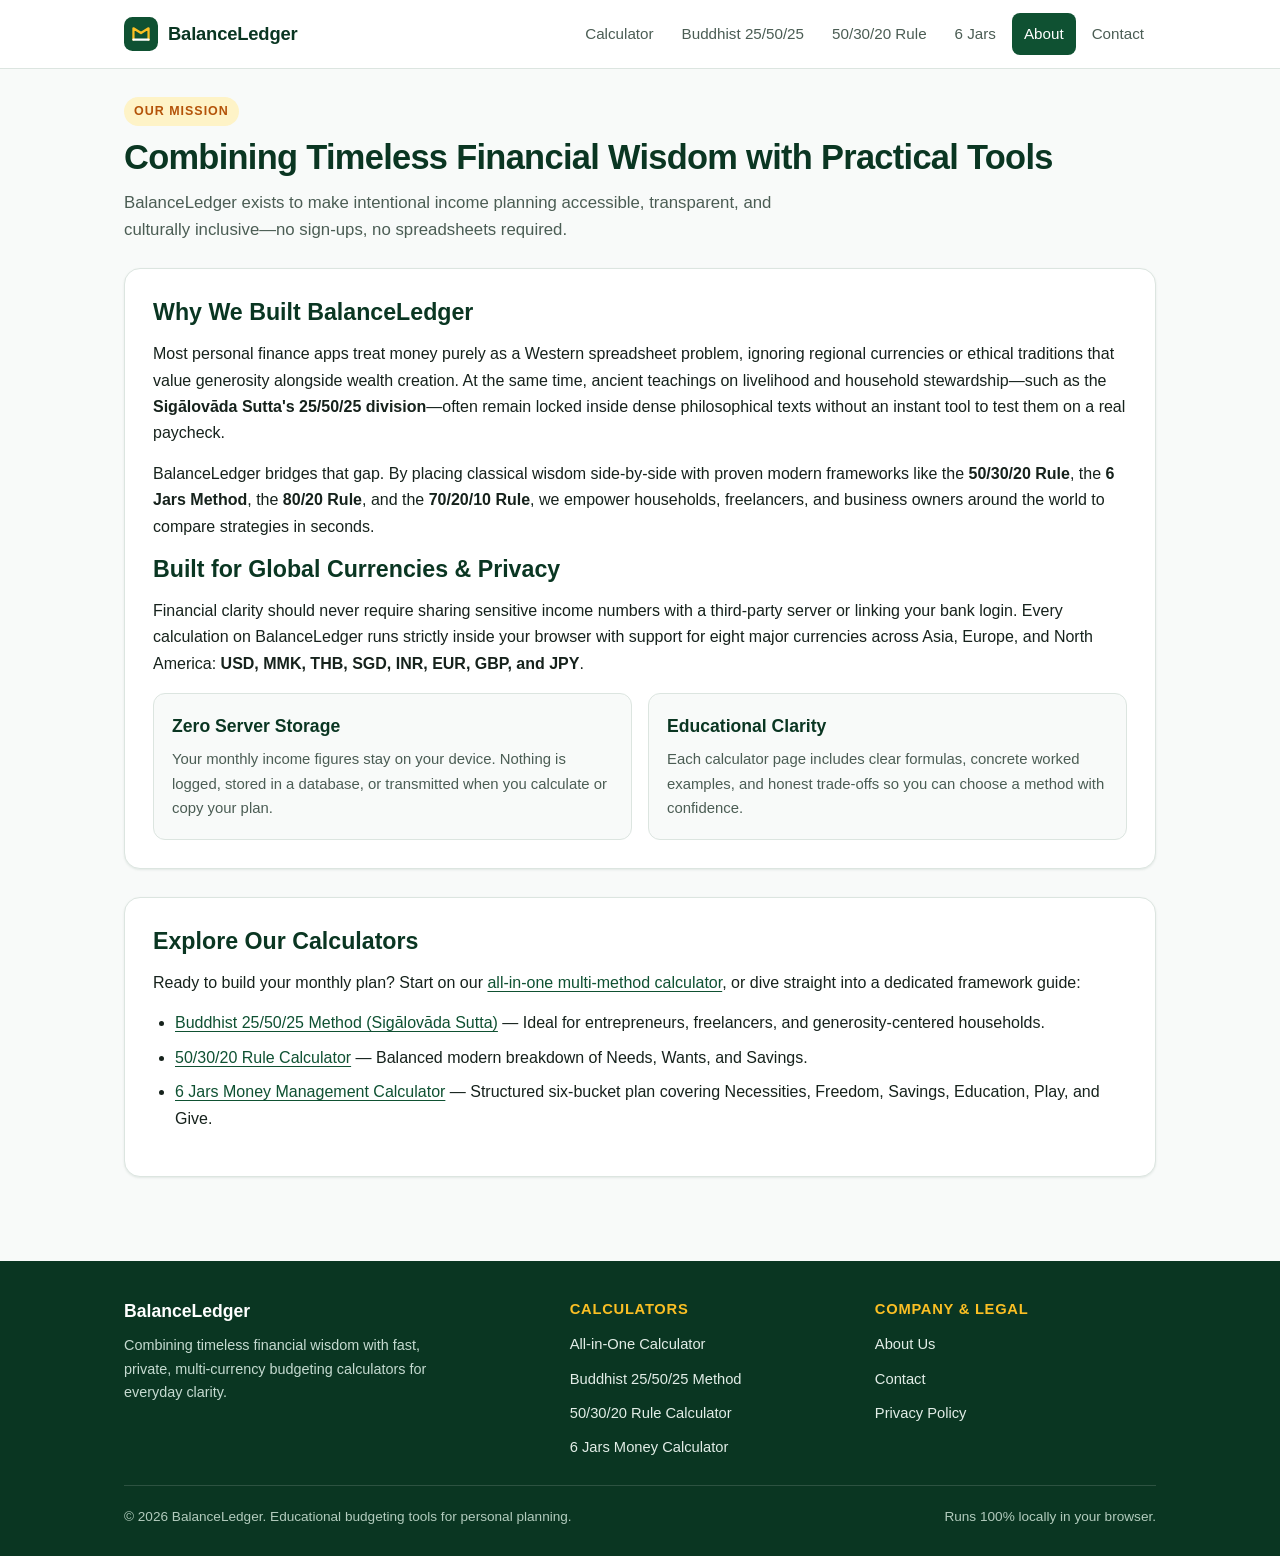
<file: about.html>
<!DOCTYPE html>
<html lang="en">
<head>
  <meta charset="UTF-8">
  <meta name="viewport" content="width=device-width, initial-scale=1.0">
  <title>About BalanceLedger — Timeless Financial Wisdom &amp; Practical Tools</title>
  <meta name="description" content="Learn about BalanceLedger's mission to unite classical financial principles like the Sigālovāda Sutta with fast, private, multi-currency budgeting calculators.">
  <meta property="og:title" content="About BalanceLedger">
  <meta property="og:description" content="Combining timeless financial wisdom with practical multi-currency budgeting calculators for global earners.">
  <meta property="og:type" content="website">
  <link rel="stylesheet" href="/css/style.css">
  <script async src="https://pagead2.googlesyndication.com/pagead/js/adsbygoogle.js?client=ca-pub-1101656093353916"
     crossorigin="anonymous"></script>
</head>
<body>
  <a class="skip-link" href="#main-content">Skip to main content</a>

  <header class="site-header">
    <div class="container header-inner">
      <a class="brand-link" href="/">
        <svg class="brand-icon" viewBox="0 0 36 36" fill="none" aria-hidden="true">
          <rect width="36" height="36" rx="9" fill="#0f5132"/>
          <path d="M10 24V12l8 5 8-5v12" stroke="#fbbf24" stroke-width="2.4" stroke-linecap="round" stroke-linejoin="round"/>
          <path d="M10 24h16" stroke="#ffffff" stroke-width="2.4" stroke-linecap="round"/>
        </svg>
        <span>BalanceLedger</span>
      </a>

      <button id="nav-toggle" class="nav-toggle" type="button" aria-expanded="false" aria-controls="site-nav">
        <span>Menu</span>
      </button>

      <nav id="site-nav" class="site-nav" aria-label="Primary Navigation">
        <ul class="nav-list">
          <li><a class="nav-link" href="/">Calculator</a></li>
          <li><a class="nav-link" href="/buddhist-method">Buddhist 25/50/25</a></li>
          <li><a class="nav-link" href="/50-30-20-calculator">50/30/20 Rule</a></li>
          <li><a class="nav-link" href="/6-jars-calculator">6 Jars</a></li>
          <li><a class="nav-link is-active" href="/about" aria-current="page">About</a></li>
          <li><a class="nav-link" href="/contact">Contact</a></li>
        </ul>
      </nav>
    </div>
  </header>

  <main id="main-content">
    <div class="container">
      <section class="page-hero">
        <span class="eyebrow">Our Mission</span>
        <h1>Combining Timeless Financial Wisdom with Practical Tools</h1>
        <p class="lead">
          BalanceLedger exists to make intentional income planning accessible, transparent, and culturally inclusive—no sign-ups, no spreadsheets required.
        </p>
      </section>

      <section class="content-section">
        <h2>Why We Built BalanceLedger</h2>
        <p>
          Most personal finance apps treat money purely as a Western spreadsheet problem, ignoring regional currencies or ethical traditions that value generosity alongside wealth creation. At the same time, ancient teachings on livelihood and household stewardship—such as the <strong>Sigālovāda Sutta's 25/50/25 division</strong>—often remain locked inside dense philosophical texts without an instant tool to test them on a real paycheck.
        </p>
        <p>
          BalanceLedger bridges that gap. By placing classical wisdom side-by-side with proven modern frameworks like the <strong>50/30/20 Rule</strong>, the <strong>6 Jars Method</strong>, the <strong>80/20 Rule</strong>, and the <strong>70/20/10 Rule</strong>, we empower households, freelancers, and business owners around the world to compare strategies in seconds.
        </p>

        <h2>Built for Global Currencies &amp; Privacy</h2>
        <p>
          Financial clarity should never require sharing sensitive income numbers with a third-party server or linking your bank login. Every calculation on BalanceLedger runs strictly inside your browser with support for eight major currencies across Asia, Europe, and North America: <strong>USD, MMK, THB, SGD, INR, EUR, GBP, and JPY</strong>.
        </p>

        <div class="method-cards-grid">
          <article class="info-card">
            <div>
              <h3>Zero Server Storage</h3>
              <p>Your monthly income figures stay on your device. Nothing is logged, stored in a database, or transmitted when you calculate or copy your plan.</p>
            </div>
          </article>

          <article class="info-card">
            <div>
              <h3>Educational Clarity</h3>
              <p>Each calculator page includes clear formulas, concrete worked examples, and honest trade-offs so you can choose a method with confidence.</p>
            </div>
          </article>
        </div>
      </section>

      <section class="content-section">
        <h2>Explore Our Calculators</h2>
        <p>
          Ready to build your monthly plan? Start on our <a href="/">all-in-one multi-method calculator</a>, or dive straight into a dedicated framework guide:
        </p>
        <ul>
          <li><a href="/buddhist-method">Buddhist 25/50/25 Method (Sigālovāda Sutta)</a> — Ideal for entrepreneurs, freelancers, and generosity-centered households.</li>
          <li><a href="/50-30-20-calculator">50/30/20 Rule Calculator</a> — Balanced modern breakdown of Needs, Wants, and Savings.</li>
          <li><a href="/6-jars-calculator">6 Jars Money Management Calculator</a> — Structured six-bucket plan covering Necessities, Freedom, Savings, Education, Play, and Give.</li>
        </ul>
      </section>
    </div>
  </main>

  <footer class="site-footer">
    <div class="container">
      <div class="footer-grid">
        <div>
          <p class="footer-brand">BalanceLedger</p>
          <p class="footer-desc">
            Combining timeless financial wisdom with fast, private, multi-currency budgeting calculators for everyday clarity.
          </p>
        </div>

        <div>
          <h2 class="footer-heading">Calculators</h2>
          <ul class="footer-links">
            <li><a href="/">All-in-One Calculator</a></li>
            <li><a href="/buddhist-method">Buddhist 25/50/25 Method</a></li>
            <li><a href="/50-30-20-calculator">50/30/20 Rule Calculator</a></li>
            <li><a href="/6-jars-calculator">6 Jars Money Calculator</a></li>
          </ul>
        </div>

        <div>
          <h2 class="footer-heading">Company &amp; Legal</h2>
          <ul class="footer-links">
            <li><a href="/about">About Us</a></li>
            <li><a href="/contact">Contact</a></li>
            <li><a href="/privacy-policy">Privacy Policy</a></li>
          </ul>
        </div>
      </div>

      <div class="footer-bottom">
        <span>&copy; 2026 BalanceLedger. Educational budgeting tools for personal planning.</span>
        <span>Runs 100% locally in your browser.</span>
      </div>
    </div>
  </footer>

  <script src="/js/calculator.js"></script>
  <script src="/js/router.js"></script>
</body>
</html>
</file>
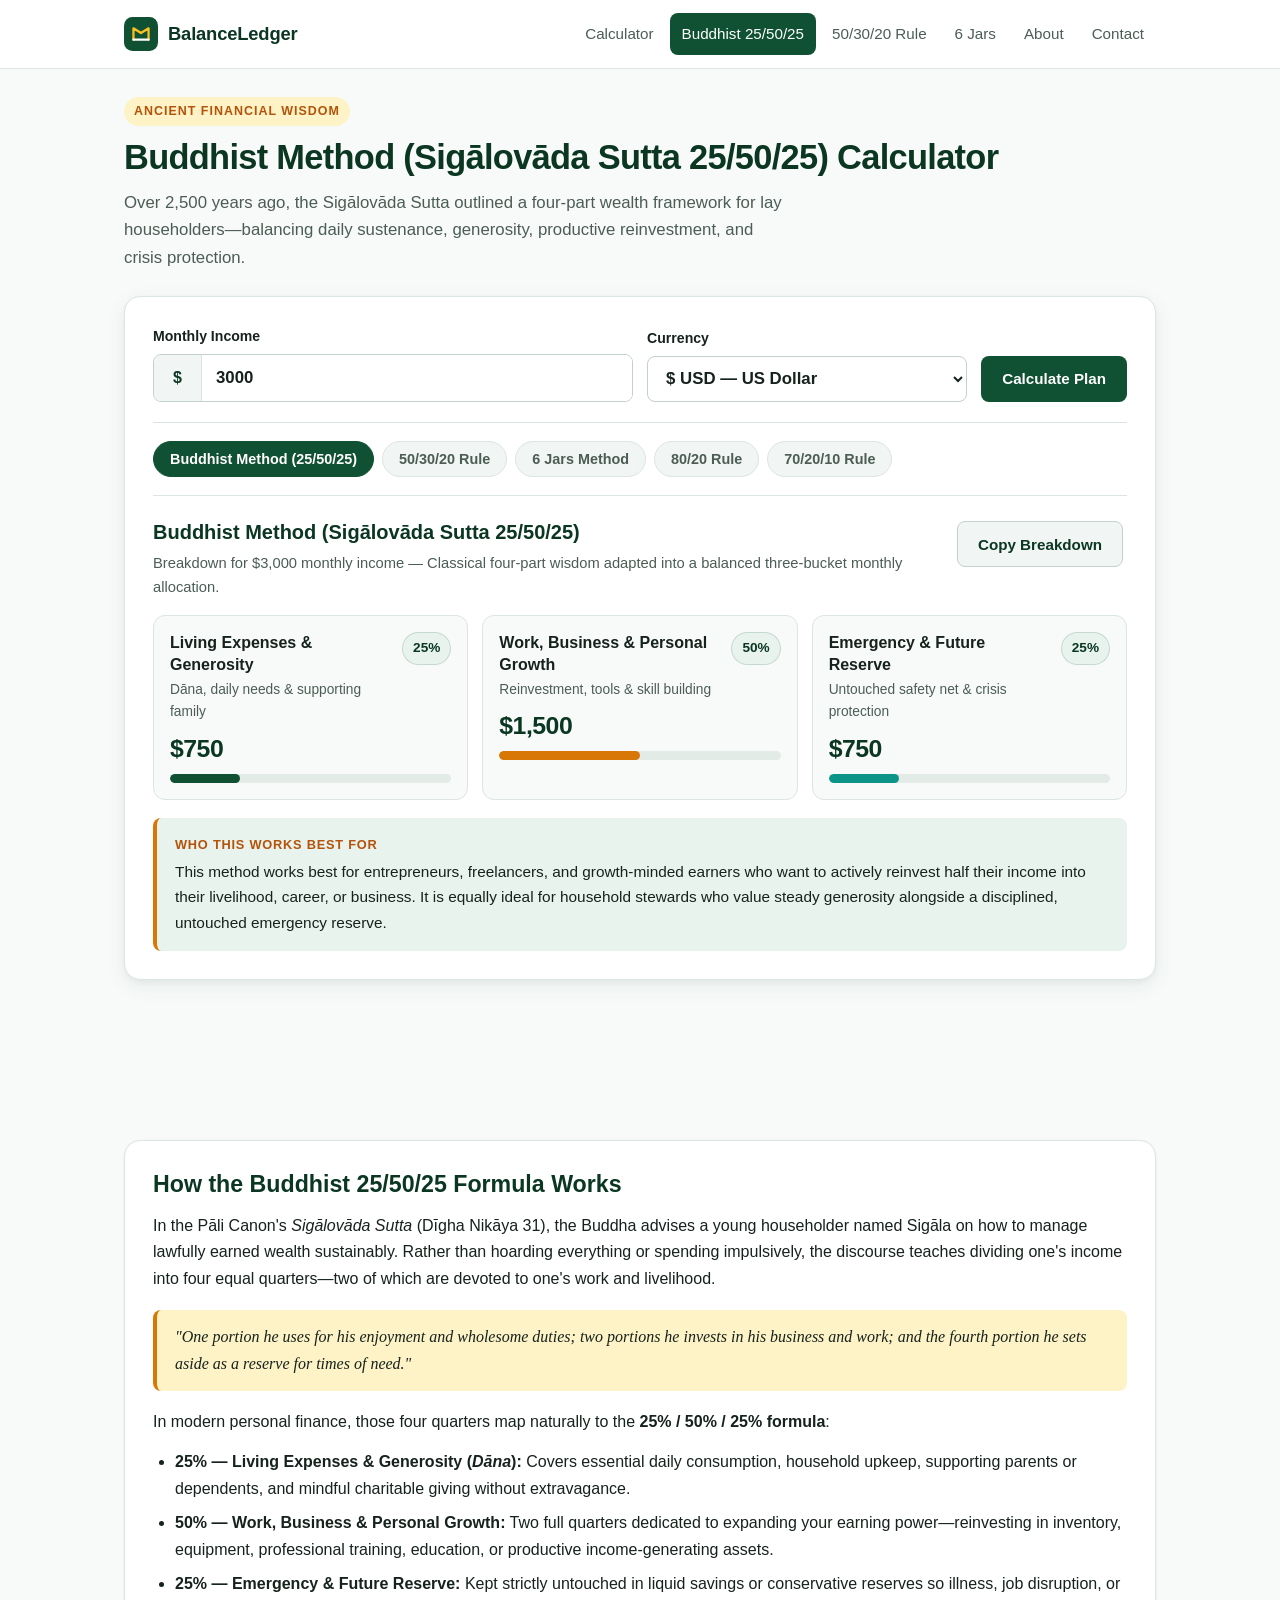
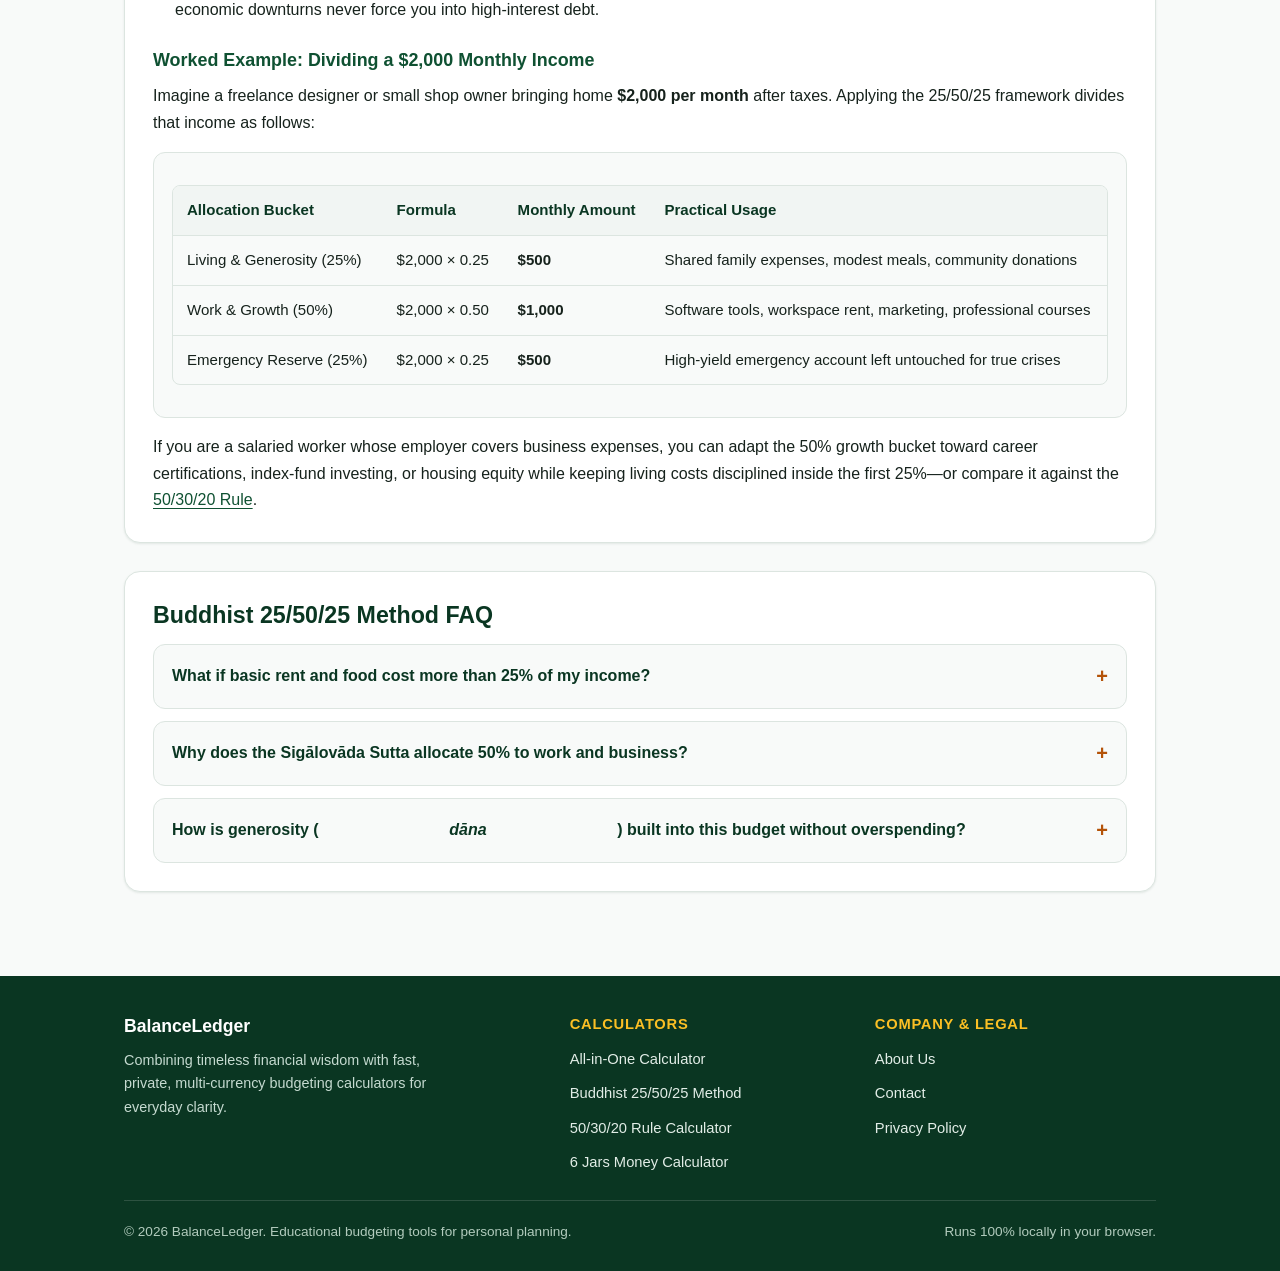
<file: buddhist-method.html>
<!DOCTYPE html>
<html lang="en">
<head>
  <meta charset="UTF-8">
  <meta name="viewport" content="width=device-width, initial-scale=1.0">
  <title>Buddhist 25/50/25 Income Method Calculator (Sigālovāda Sutta) | BalanceLedger</title>
  <meta name="description" content="Calculate your monthly budget using the ancient Buddhist 25/50/25 income division from the Sigālovāda Sutta. Includes guide, worked examples, and multi-currency support.">
  <meta property="og:title" content="Buddhist 25/50/25 Income Method Calculator | BalanceLedger">
  <meta property="og:description" content="Apply the timeless Sigālovāda Sutta 25/50/25 framework to balance living expenses, generosity, business reinvestment, and emergency reserves.">
  <meta property="og:type" content="article">
  <link rel="stylesheet" href="/css/style.css">
  <script async src="https://pagead2.googlesyndication.com/pagead/js/adsbygoogle.js?client=ca-pub-1101656093353916"
     crossorigin="anonymous"></script>
</head>
<body>
  <a class="skip-link" href="#main-content">Skip to main content</a>

  <header class="site-header">
    <div class="container header-inner">
      <a class="brand-link" href="/">
        <svg class="brand-icon" viewBox="0 0 36 36" fill="none" aria-hidden="true">
          <rect width="36" height="36" rx="9" fill="#0f5132"/>
          <path d="M10 24V12l8 5 8-5v12" stroke="#fbbf24" stroke-width="2.4" stroke-linecap="round" stroke-linejoin="round"/>
          <path d="M10 24h16" stroke="#ffffff" stroke-width="2.4" stroke-linecap="round"/>
        </svg>
        <span>BalanceLedger</span>
      </a>

      <button id="nav-toggle" class="nav-toggle" type="button" aria-expanded="false" aria-controls="site-nav">
        <span>Menu</span>
      </button>

      <nav id="site-nav" class="site-nav" aria-label="Primary Navigation">
        <ul class="nav-list">
          <li><a class="nav-link" href="/">Calculator</a></li>
          <li><a class="nav-link is-active" href="/buddhist-method" aria-current="page">Buddhist 25/50/25</a></li>
          <li><a class="nav-link" href="/50-30-20-calculator">50/30/20 Rule</a></li>
          <li><a class="nav-link" href="/6-jars-calculator">6 Jars</a></li>
          <li><a class="nav-link" href="/about">About</a></li>
          <li><a class="nav-link" href="/contact">Contact</a></li>
        </ul>
      </nav>
    </div>
  </header>

  <main id="main-content">
    <div class="container">
      <section class="page-hero">
        <span class="eyebrow">Ancient Financial Wisdom</span>
        <h1>Buddhist Method (Sigālovāda Sutta 25/50/25) Calculator</h1>
        <p class="lead">
          Over 2,500 years ago, the Sigālovāda Sutta outlined a four-part wealth framework for lay householders—balancing daily sustenance, generosity, productive reinvestment, and crisis protection.
        </p>
      </section>

      <section id="budget-calculator" class="calculator-card" data-default-method="buddhist" aria-label="Buddhist 25/50/25 Budgeting Calculator">
        <form id="calculator-form" class="calc-controls" novalidate>
          <div class="field-group">
            <label class="field-label" for="monthly-income">Monthly Income</label>
            <div class="input-wrapper">
              <span id="currency-prefix" class="currency-prefix" aria-hidden="true">$</span>
              <input
                id="monthly-income"
                class="calc-input"
                type="number"
                inputmode="decimal"
                min="0"
                step="any"
                value="3000"
                placeholder="3000"
              >
            </div>
          </div>

          <div class="field-group">
            <label class="field-label" for="currency-select">Currency</label>
            <select id="currency-select" class="calc-select">
              <option value="USD" selected>$ USD — US Dollar</option>
              <option value="MMK">K MMK — Myanmar Kyat</option>
              <option value="THB">฿ THB — Thai Baht</option>
              <option value="SGD">S$ SGD — Singapore Dollar</option>
              <option value="INR">₹ INR — Indian Rupee</option>
              <option value="EUR">€ EUR — Euro</option>
              <option value="GBP">£ GBP — British Pound</option>
              <option value="JPY">¥ JPY — Japanese Yen</option>
            </select>
          </div>

          <div class="calc-action-group">
            <button id="calculate-btn" class="btn btn-primary" type="submit">Calculate Plan</button>
          </div>
        </form>

        <div class="method-selector-wrap">
          <div class="method-mobile-wrap">
            <label class="field-label" for="method-select">Budgeting Method</label>
            <select id="method-select" class="calc-select">
              <option value="buddhist" selected>Buddhist Method (25/50/25)</option>
              <option value="50-30-20">The 50/30/20 Rule</option>
              <option value="6-jars">The 6 Jars Method</option>
              <option value="80-20">The 80/20 Rule (Pay Yourself First)</option>
              <option value="70-20-10">The 70/20/10 Rule</option>
            </select>
          </div>

          <div class="method-tabs" role="tablist" aria-label="Choose a budgeting method">
            <button class="method-tab is-active" type="button" role="tab" aria-selected="true" data-method-tab="buddhist">
              Buddhist Method (25/50/25)
            </button>
            <button class="method-tab" type="button" role="tab" aria-selected="false" data-method-tab="50-30-20">
              50/30/20 Rule
            </button>
            <button class="method-tab" type="button" role="tab" aria-selected="false" data-method-tab="6-jars">
              6 Jars Method
            </button>
            <button class="method-tab" type="button" role="tab" aria-selected="false" data-method-tab="80-20">
              80/20 Rule
            </button>
            <button class="method-tab" type="button" role="tab" aria-selected="false" data-method-tab="70-20-10">
              70/20/10 Rule
            </button>
          </div>
        </div>

        <div class="results-section" aria-live="polite">
          <div class="results-header">
            <div class="results-title-wrap">
              <h2 id="results-method-title">Buddhist Method (Sigālovāda Sutta 25/50/25)</h2>
              <p id="results-method-subtitle" class="results-subtitle">
                Breakdown for $3,000 monthly income — Classical four-part wisdom adapted into a balanced three-bucket monthly allocation.
              </p>
            </div>
            <div class="results-toolbar">
              <button id="copy-breakdown-btn" class="btn btn-secondary" type="button">Copy Breakdown</button>
              <span id="copy-feedback" class="copy-feedback" role="status" aria-live="polite"></span>
            </div>
          </div>

          <div id="results-grid" class="results-grid has-three">
            <article class="result-card" data-tone="emerald">
              <div class="result-card-top">
                <div>
                  <h3 class="result-card-title">Living Expenses &amp; Generosity</h3>
                  <p class="result-card-detail">Dāna, daily needs &amp; supporting family</p>
                </div>
                <span class="percent-badge">25%</span>
              </div>
              <div class="result-amount">$750</div>
              <div class="progress-track" role="progressbar" aria-valuenow="25" aria-valuemin="0" aria-valuemax="100" aria-label="Living Expenses and Generosity allocation 25%">
                <div class="progress-fill" style="width: 25%"></div>
              </div>
            </article>

            <article class="result-card" data-tone="gold">
              <div class="result-card-top">
                <div>
                  <h3 class="result-card-title">Work, Business &amp; Personal Growth</h3>
                  <p class="result-card-detail">Reinvestment, tools &amp; skill building</p>
                </div>
                <span class="percent-badge">50%</span>
              </div>
              <div class="result-amount">$1,500</div>
              <div class="progress-track" role="progressbar" aria-valuenow="50" aria-valuemin="0" aria-valuemax="100" aria-label="Work, Business and Personal Growth allocation 50%">
                <div class="progress-fill" style="width: 50%"></div>
              </div>
            </article>

            <article class="result-card" data-tone="teal">
              <div class="result-card-top">
                <div>
                  <h3 class="result-card-title">Emergency &amp; Future Reserve</h3>
                  <p class="result-card-detail">Untouched safety net &amp; crisis protection</p>
                </div>
                <span class="percent-badge">25%</span>
              </div>
              <div class="result-amount">$750</div>
              <div class="progress-track" role="progressbar" aria-valuenow="25" aria-valuemin="0" aria-valuemax="100" aria-label="Emergency and Future Reserve allocation 25%">
                <div class="progress-fill" style="width: 25%"></div>
              </div>
            </article>
          </div>

          <div class="method-insight">
            <span class="method-insight-label">Who This Works Best For</span>
            <p id="method-best-for">
              This method works best for entrepreneurs, freelancers, and growth-minded earners who want to actively reinvest half their income into their livelihood, career, or business. It is equally ideal for household stewards who value steady generosity alongside a disciplined, untouched emergency reserve.
            </p>
          </div>
        </div>
      </section>

      <div class="ad-slot" aria-label="Advertisement">
        <!-- Display Ads -->
        <ins class="adsbygoogle"
             style="display:block"
             data-ad-client="ca-pub-1101656093353916"
             data-ad-slot="3244813346"
             data-ad-format="auto"
             data-full-width-responsive="true"></ins>
        <script>
             (adsbygoogle = window.adsbygoogle || []).push({});
        </script>
      </div>

      <section class="content-section">
        <h2>How the Buddhist 25/50/25 Formula Works</h2>
        <p>
          In the Pāli Canon's <em>Sigālovāda Sutta</em> (Dīgha Nikāya 31), the Buddha advises a young householder named Sigāla on how to manage lawfully earned wealth sustainably. Rather than hoarding everything or spending impulsively, the discourse teaches dividing one's income into four equal quarters—two of which are devoted to one's work and livelihood.
        </p>

        <blockquote class="quote-block">
          "One portion he uses for his enjoyment and wholesome duties; two portions he invests in his business and work; and the fourth portion he sets aside as a reserve for times of need."
        </blockquote>

        <p>
          In modern personal finance, those four quarters map naturally to the <strong>25% / 50% / 25% formula</strong>:
        </p>

        <ul>
          <li><strong>25% — Living Expenses &amp; Generosity (<em>Dāna</em>):</strong> Covers essential daily consumption, household upkeep, supporting parents or dependents, and mindful charitable giving without extravagance.</li>
          <li><strong>50% — Work, Business &amp; Personal Growth:</strong> Two full quarters dedicated to expanding your earning power—reinvesting in inventory, equipment, professional training, education, or productive income-generating assets.</li>
          <li><strong>25% — Emergency &amp; Future Reserve:</strong> Kept strictly untouched in liquid savings or conservative reserves so illness, job disruption, or economic downturns never force you into high-interest debt.</li>
        </ul>

        <h3>Worked Example: Dividing a $2,000 Monthly Income</h3>
        <p>
          Imagine a freelance designer or small shop owner bringing home <strong>$2,000 per month</strong> after taxes. Applying the 25/50/25 framework divides that income as follows:
        </p>

        <div class="worked-callout">
          <div class="table-wrap">
            <table>
              <thead>
                <tr>
                  <th>Allocation Bucket</th>
                  <th>Formula</th>
                  <th>Monthly Amount</th>
                  <th>Practical Usage</th>
                </tr>
              </thead>
              <tbody>
                <tr>
                  <td>Living &amp; Generosity (25%)</td>
                  <td>$2,000 &times; 0.25</td>
                  <td><strong>$500</strong></td>
                  <td>Shared family expenses, modest meals, community donations</td>
                </tr>
                <tr>
                  <td>Work &amp; Growth (50%)</td>
                  <td>$2,000 &times; 0.50</td>
                  <td><strong>$1,000</strong></td>
                  <td>Software tools, workspace rent, marketing, professional courses</td>
                </tr>
                <tr>
                  <td>Emergency Reserve (25%)</td>
                  <td>$2,000 &times; 0.25</td>
                  <td><strong>$500</strong></td>
                  <td>High-yield emergency account left untouched for true crises</td>
                </tr>
              </tbody>
            </table>
          </div>
        </div>

        <p>
          If you are a salaried worker whose employer covers business expenses, you can adapt the 50% growth bucket toward career certifications, index-fund investing, or housing equity while keeping living costs disciplined inside the first 25%—or compare it against the <a href="/50-30-20-calculator">50/30/20 Rule</a>.
        </p>
      </section>

      <section class="content-section">
        <h2>Buddhist 25/50/25 Method FAQ</h2>
        <div class="faq-list">
          <details class="faq-item">
            <summary>What if basic rent and food cost more than 25% of my income?</summary>
            <div class="faq-answer">
              <p>
                In high-rent cities, keeping living costs at 25% can be challenging on a starter salary. In that situation, temporarily treat essential housing as part of your base stability while keeping discretionary spending minimal, and channel any side-income or raises into the 50% growth and 25% reserve buckets—or test the <a href="/6-jars-calculator">6 Jars Method</a> (55% necessities) in the calculator above.
              </p>
            </div>
          </details>

          <details class="faq-item">
            <summary>Why does the Sigālovāda Sutta allocate 50% to work and business?</summary>
            <div class="faq-answer">
              <p>
                Ancient commerce and agriculture required continuous reinvestment in tools, seed, inventory, and reputation. Today, putting 50% toward productive assets, business capital, and skill mastery accelerates income growth far faster than trimming small luxuries alone.
              </p>
            </div>
          </details>

          <details class="faq-item">
            <summary>How is generosity (<em>dāna</em>) built into this budget without overspending?</summary>
            <div class="faq-answer">
              <p>
                Because giving shares the 25% living-and-enjoyment quarter rather than pulling from your emergency reserve or business capital, generosity remains joyful, sustainable, and grounded in your actual means.
              </p>
            </div>
          </details>
        </div>
      </section>
    </div>
  </main>

  <footer class="site-footer">
    <div class="container">
      <div class="footer-grid">
        <div>
          <p class="footer-brand">BalanceLedger</p>
          <p class="footer-desc">
            Combining timeless financial wisdom with fast, private, multi-currency budgeting calculators for everyday clarity.
          </p>
        </div>

        <div>
          <h2 class="footer-heading">Calculators</h2>
          <ul class="footer-links">
            <li><a href="/">All-in-One Calculator</a></li>
            <li><a href="/buddhist-method">Buddhist 25/50/25 Method</a></li>
            <li><a href="/50-30-20-calculator">50/30/20 Rule Calculator</a></li>
            <li><a href="/6-jars-calculator">6 Jars Money Calculator</a></li>
          </ul>
        </div>

        <div>
          <h2 class="footer-heading">Company &amp; Legal</h2>
          <ul class="footer-links">
            <li><a href="/about">About Us</a></li>
            <li><a href="/contact">Contact</a></li>
            <li><a href="/privacy-policy">Privacy Policy</a></li>
          </ul>
        </div>
      </div>

      <div class="footer-bottom">
        <span>&copy; 2026 BalanceLedger. Educational budgeting tools for personal planning.</span>
        <span>Runs 100% locally in your browser.</span>
      </div>
    </div>
  </footer>

  <script src="/js/calculator.js"></script>
  <script src="/js/router.js"></script>
</body>
</html>
</file>
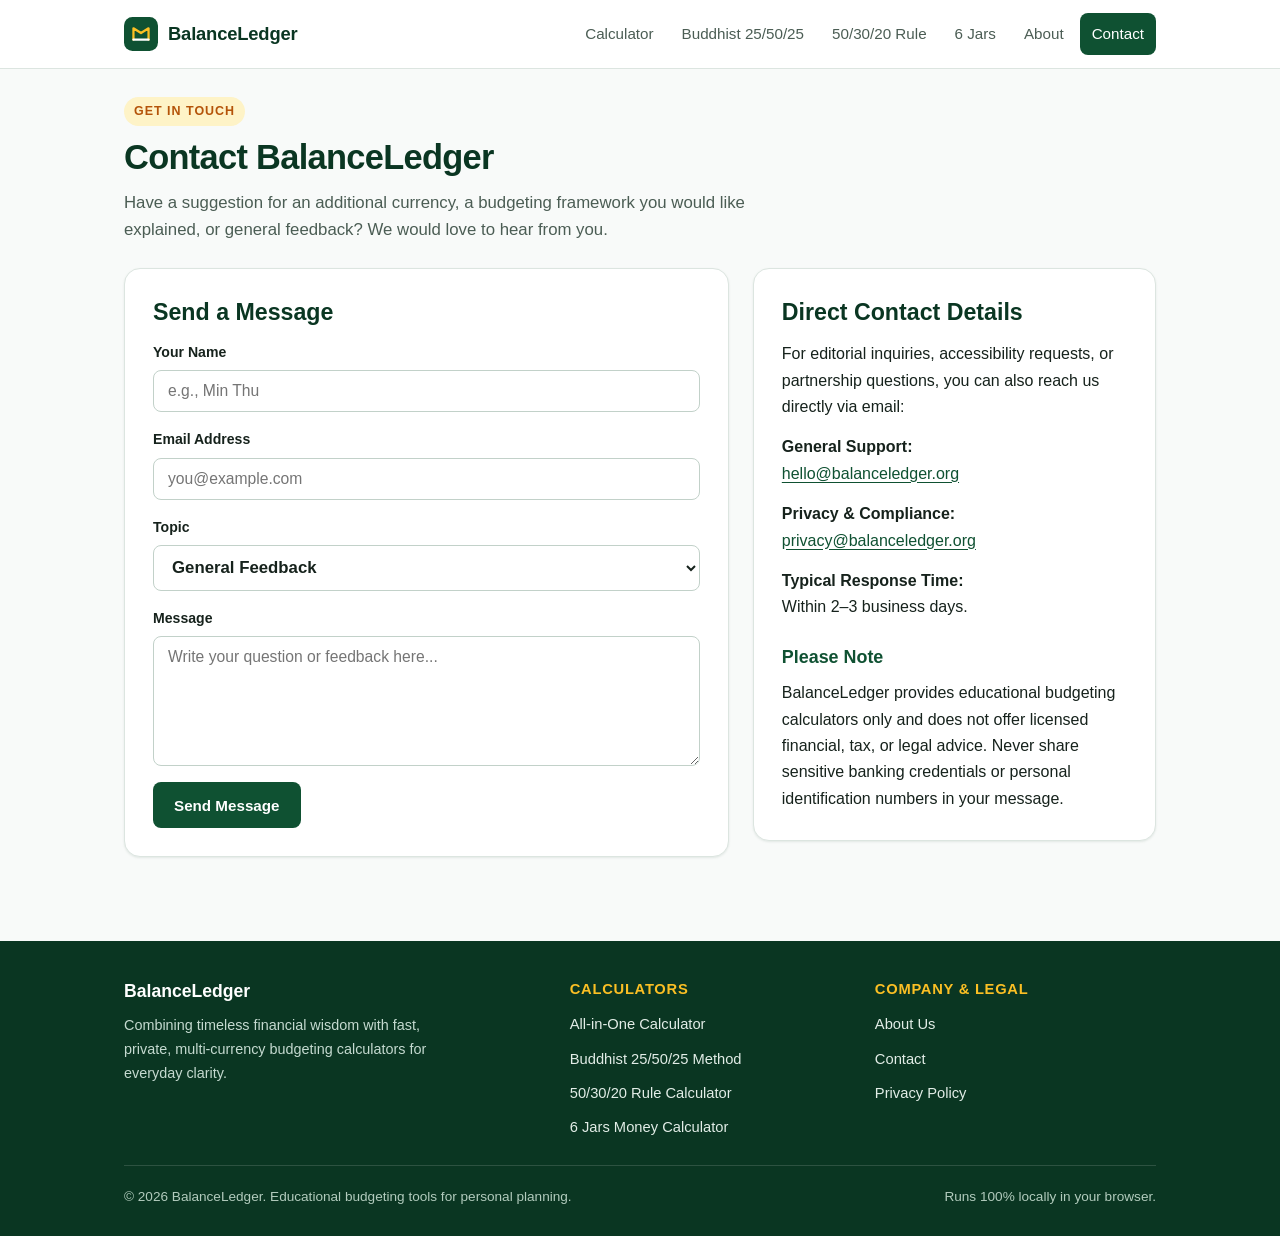
<file: contact.html>
<!DOCTYPE html>
<html lang="en">
<head>
  <meta charset="UTF-8">
  <meta name="viewport" content="width=device-width, initial-scale=1.0">
  <title>Contact BalanceLedger — Feedback &amp; Inquiries</title>
  <meta name="description" content="Get in touch with the BalanceLedger team for currency requests, budgeting method suggestions, partnerships, or general feedback.">
  <meta property="og:title" content="Contact BalanceLedger">
  <meta property="og:description" content="Reach out to BalanceLedger with questions, currency suggestions, or feedback.">
  <meta property="og:type" content="website">
  <link rel="stylesheet" href="/css/style.css">
  <script async src="https://pagead2.googlesyndication.com/pagead/js/adsbygoogle.js?client=ca-pub-1101656093353916"
     crossorigin="anonymous"></script>
</head>
<body>
  <a class="skip-link" href="#main-content">Skip to main content</a>

  <header class="site-header">
    <div class="container header-inner">
      <a class="brand-link" href="/">
        <svg class="brand-icon" viewBox="0 0 36 36" fill="none" aria-hidden="true">
          <rect width="36" height="36" rx="9" fill="#0f5132"/>
          <path d="M10 24V12l8 5 8-5v12" stroke="#fbbf24" stroke-width="2.4" stroke-linecap="round" stroke-linejoin="round"/>
          <path d="M10 24h16" stroke="#ffffff" stroke-width="2.4" stroke-linecap="round"/>
        </svg>
        <span>BalanceLedger</span>
      </a>

      <button id="nav-toggle" class="nav-toggle" type="button" aria-expanded="false" aria-controls="site-nav">
        <span>Menu</span>
      </button>

      <nav id="site-nav" class="site-nav" aria-label="Primary Navigation">
        <ul class="nav-list">
          <li><a class="nav-link" href="/">Calculator</a></li>
          <li><a class="nav-link" href="/buddhist-method">Buddhist 25/50/25</a></li>
          <li><a class="nav-link" href="/50-30-20-calculator">50/30/20 Rule</a></li>
          <li><a class="nav-link" href="/6-jars-calculator">6 Jars</a></li>
          <li><a class="nav-link" href="/about">About</a></li>
          <li><a class="nav-link is-active" href="/contact" aria-current="page">Contact</a></li>
        </ul>
      </nav>
    </div>
  </header>

  <main id="main-content">
    <div class="container">
      <section class="page-hero">
        <span class="eyebrow">Get In Touch</span>
        <h1>Contact BalanceLedger</h1>
        <p class="lead">
          Have a suggestion for an additional currency, a budgeting framework you would like explained, or general feedback? We would love to hear from you.
        </p>
      </section>

      <div class="two-col-grid">
        <section class="content-section" aria-labelledby="contact-form-heading">
          <h2 id="contact-form-heading">Send a Message</h2>
          <form id="contact-form" class="contact-form" name="contact" method="POST" novalidate>
            <div class="field-group">
              <label class="field-label" for="contact-name">Your Name</label>
              <input id="contact-name" class="form-input" type="text" name="name" placeholder="e.g., Min Thu" required>
            </div>

            <div class="field-group">
              <label class="field-label" for="contact-email">Email Address</label>
              <input id="contact-email" class="form-input" type="email" name="email" placeholder="you@example.com" required>
            </div>

            <div class="field-group">
              <label class="field-label" for="contact-subject">Topic</label>
              <select id="contact-subject" class="calc-select" name="subject">
                <option value="feedback">General Feedback</option>
                <option value="currency">Request a New Currency</option>
                <option value="correction">Content or Formula Question</option>
                <option value="privacy">Privacy &amp; Advertising Inquiry</option>
              </select>
            </div>

            <div class="field-group">
              <label class="field-label" for="contact-message">Message</label>
              <textarea id="contact-message" class="form-textarea" name="message" placeholder="Write your question or feedback here..." required></textarea>
            </div>

            <div>
              <button class="btn btn-primary" type="submit">Send Message</button>
            </div>

            <div id="contact-status" class="form-status" role="status" aria-live="polite" hidden></div>
          </form>
        </section>

        <aside class="content-section" aria-labelledby="direct-contact-heading">
          <h2 id="direct-contact-heading">Direct Contact Details</h2>
          <p>
            For editorial inquiries, accessibility requests, or partnership questions, you can also reach us directly via email:
          </p>
          <p>
            <strong>General Support:</strong><br>
            <a href="mailto:hello@balanceledger.org">hello@balanceledger.org</a>
          </p>
          <p>
            <strong>Privacy &amp; Compliance:</strong><br>
            <a href="mailto:privacy@balanceledger.org">privacy@balanceledger.org</a>
          </p>
          <p>
            <strong>Typical Response Time:</strong><br>
            Within 2–3 business days.
          </p>

          <h3>Please Note</h3>
          <p>
            BalanceLedger provides educational budgeting calculators only and does not offer licensed financial, tax, or legal advice. Never share sensitive banking credentials or personal identification numbers in your message.
          </p>
        </aside>
      </div>
    </div>
  </main>

  <footer class="site-footer">
    <div class="container">
      <div class="footer-grid">
        <div>
          <p class="footer-brand">BalanceLedger</p>
          <p class="footer-desc">
            Combining timeless financial wisdom with fast, private, multi-currency budgeting calculators for everyday clarity.
          </p>
        </div>

        <div>
          <h2 class="footer-heading">Calculators</h2>
          <ul class="footer-links">
            <li><a href="/">All-in-One Calculator</a></li>
            <li><a href="/buddhist-method">Buddhist 25/50/25 Method</a></li>
            <li><a href="/50-30-20-calculator">50/30/20 Rule Calculator</a></li>
            <li><a href="/6-jars-calculator">6 Jars Money Calculator</a></li>
          </ul>
        </div>

        <div>
          <h2 class="footer-heading">Company &amp; Legal</h2>
          <ul class="footer-links">
            <li><a href="/about">About Us</a></li>
            <li><a href="/contact">Contact</a></li>
            <li><a href="/privacy-policy">Privacy Policy</a></li>
          </ul>
        </div>
      </div>

      <div class="footer-bottom">
        <span>&copy; 2026 BalanceLedger. Educational budgeting tools for personal planning.</span>
        <span>Runs 100% locally in your browser.</span>
      </div>
    </div>
  </footer>

  <script src="/js/calculator.js"></script>
  <script src="/js/router.js"></script>
</body>
</html>
</file>
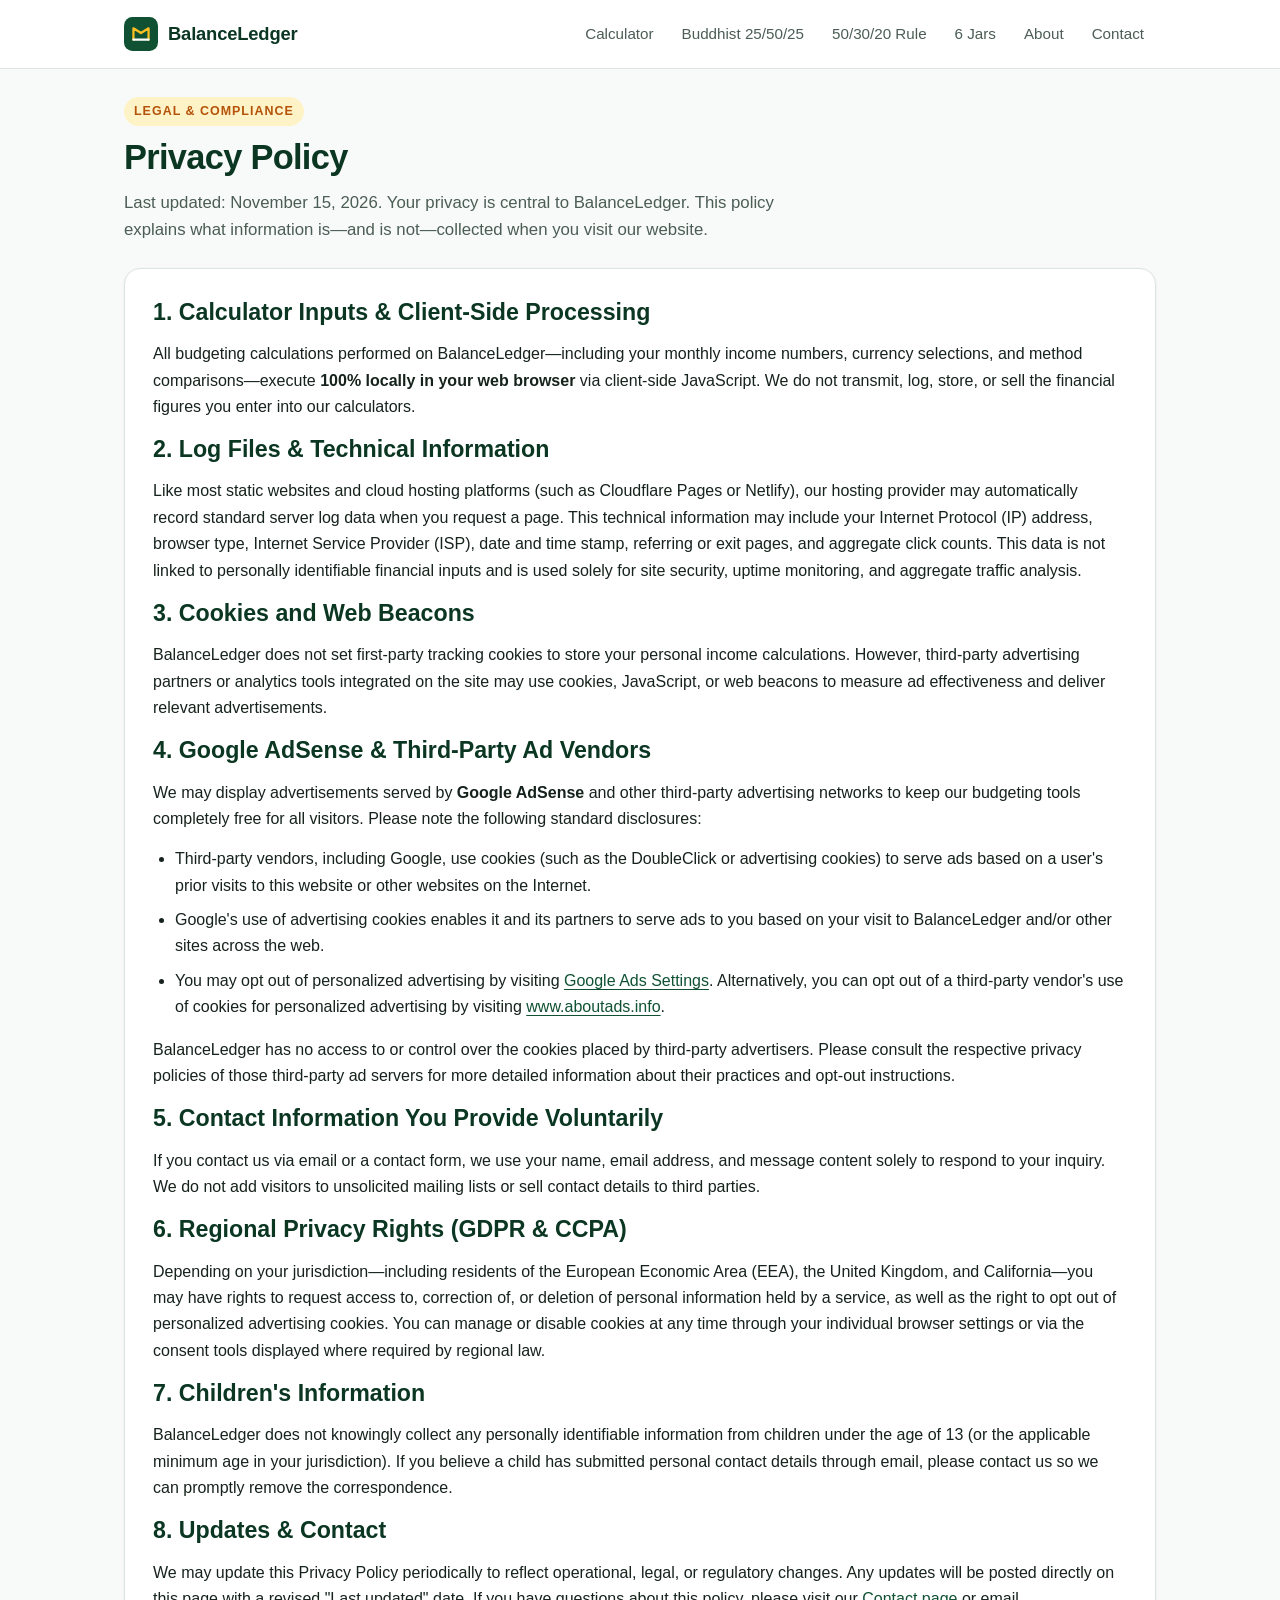
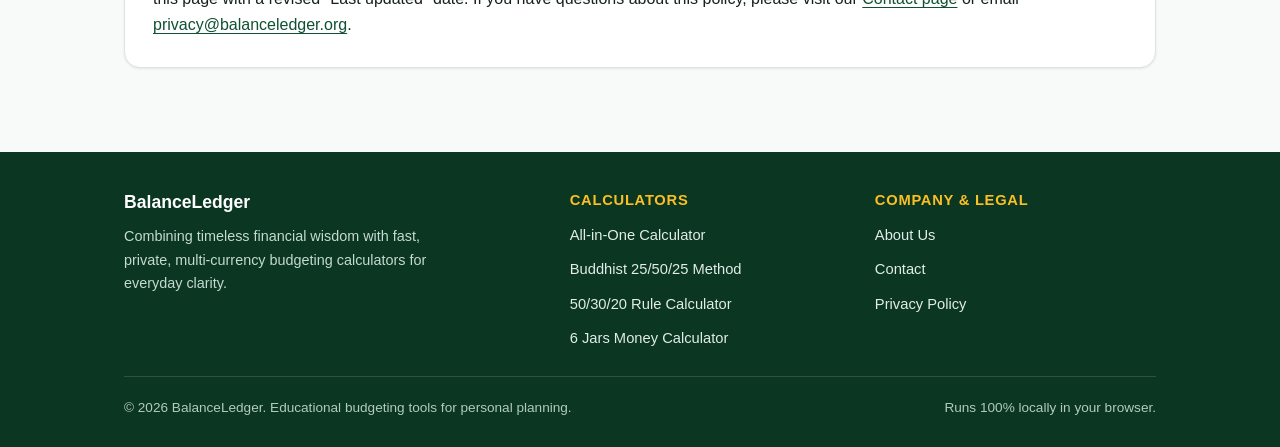
<file: privacy-policy.html>
<!DOCTYPE html>
<html lang="en">
<head>
  <meta charset="UTF-8">
  <meta name="viewport" content="width=device-width, initial-scale=1.0">
  <title>Privacy Policy | BalanceLedger</title>
  <meta name="description" content="Privacy Policy for BalanceLedger covering client-side calculator privacy, cookies, Google AdSense advertising, and third-party vendor disclosures.">
  <meta property="og:title" content="Privacy Policy | BalanceLedger">
  <meta property="og:description" content="Learn how BalanceLedger handles calculator inputs, cookies, and third-party advertising partners such as Google AdSense.">
  <meta property="og:type" content="website">
  <link rel="stylesheet" href="/css/style.css">
  <script async src="https://pagead2.googlesyndication.com/pagead/js/adsbygoogle.js?client=ca-pub-1101656093353916"
     crossorigin="anonymous"></script>
</head>
<body>
  <a class="skip-link" href="#main-content">Skip to main content</a>

  <header class="site-header">
    <div class="container header-inner">
      <a class="brand-link" href="/">
        <svg class="brand-icon" viewBox="0 0 36 36" fill="none" aria-hidden="true">
          <rect width="36" height="36" rx="9" fill="#0f5132"/>
          <path d="M10 24V12l8 5 8-5v12" stroke="#fbbf24" stroke-width="2.4" stroke-linecap="round" stroke-linejoin="round"/>
          <path d="M10 24h16" stroke="#ffffff" stroke-width="2.4" stroke-linecap="round"/>
        </svg>
        <span>BalanceLedger</span>
      </a>

      <button id="nav-toggle" class="nav-toggle" type="button" aria-expanded="false" aria-controls="site-nav">
        <span>Menu</span>
      </button>

      <nav id="site-nav" class="site-nav" aria-label="Primary Navigation">
        <ul class="nav-list">
          <li><a class="nav-link" href="/">Calculator</a></li>
          <li><a class="nav-link" href="/buddhist-method">Buddhist 25/50/25</a></li>
          <li><a class="nav-link" href="/50-30-20-calculator">50/30/20 Rule</a></li>
          <li><a class="nav-link" href="/6-jars-calculator">6 Jars</a></li>
          <li><a class="nav-link" href="/about">About</a></li>
          <li><a class="nav-link" href="/contact">Contact</a></li>
        </ul>
      </nav>
    </div>
  </header>

  <main id="main-content">
    <div class="container">
      <section class="page-hero">
        <span class="eyebrow">Legal &amp; Compliance</span>
        <h1>Privacy Policy</h1>
        <p class="lead">
          Last updated: November 15, 2026. Your privacy is central to BalanceLedger. This policy explains what information is—and is not—collected when you visit our website.
        </p>
      </section>

      <article class="content-section">
        <h2>1. Calculator Inputs &amp; Client-Side Processing</h2>
        <p>
          All budgeting calculations performed on BalanceLedger—including your monthly income numbers, currency selections, and method comparisons—execute <strong>100% locally in your web browser</strong> via client-side JavaScript. We do not transmit, log, store, or sell the financial figures you enter into our calculators.
        </p>

        <h2>2. Log Files &amp; Technical Information</h2>
        <p>
          Like most static websites and cloud hosting platforms (such as Cloudflare Pages or Netlify), our hosting provider may automatically record standard server log data when you request a page. This technical information may include your Internet Protocol (IP) address, browser type, Internet Service Provider (ISP), date and time stamp, referring or exit pages, and aggregate click counts. This data is not linked to personally identifiable financial inputs and is used solely for site security, uptime monitoring, and aggregate traffic analysis.
        </p>

        <h2>3. Cookies and Web Beacons</h2>
        <p>
          BalanceLedger does not set first-party tracking cookies to store your personal income calculations. However, third-party advertising partners or analytics tools integrated on the site may use cookies, JavaScript, or web beacons to measure ad effectiveness and deliver relevant advertisements.
        </p>

        <h2>4. Google AdSense &amp; Third-Party Ad Vendors</h2>
        <p>
          We may display advertisements served by <strong>Google AdSense</strong> and other third-party advertising networks to keep our budgeting tools completely free for all visitors. Please note the following standard disclosures:
        </p>
        <ul>
          <li>
            Third-party vendors, including Google, use cookies (such as the DoubleClick or advertising cookies) to serve ads based on a user's prior visits to this website or other websites on the Internet.
          </li>
          <li>
            Google's use of advertising cookies enables it and its partners to serve ads to you based on your visit to BalanceLedger and/or other sites across the web.
          </li>
          <li>
            You may opt out of personalized advertising by visiting <a href="https://adssettings.google.com" rel="noopener noreferrer" target="_blank">Google Ads Settings</a>. Alternatively, you can opt out of a third-party vendor's use of cookies for personalized advertising by visiting <a href="https://www.aboutads.info/choices/" rel="noopener noreferrer" target="_blank">www.aboutads.info</a>.
          </li>
        </ul>
        <p>
          BalanceLedger has no access to or control over the cookies placed by third-party advertisers. Please consult the respective privacy policies of those third-party ad servers for more detailed information about their practices and opt-out instructions.
        </p>

        <h2>5. Contact Information You Provide Voluntarily</h2>
        <p>
          If you contact us via email or a contact form, we use your name, email address, and message content solely to respond to your inquiry. We do not add visitors to unsolicited mailing lists or sell contact details to third parties.
        </p>

        <h2>6. Regional Privacy Rights (GDPR &amp; CCPA)</h2>
        <p>
          Depending on your jurisdiction—including residents of the European Economic Area (EEA), the United Kingdom, and California—you may have rights to request access to, correction of, or deletion of personal information held by a service, as well as the right to opt out of personalized advertising cookies. You can manage or disable cookies at any time through your individual browser settings or via the consent tools displayed where required by regional law.
        </p>

        <h2>7. Children's Information</h2>
        <p>
          BalanceLedger does not knowingly collect any personally identifiable information from children under the age of 13 (or the applicable minimum age in your jurisdiction). If you believe a child has submitted personal contact details through email, please contact us so we can promptly remove the correspondence.
        </p>

        <h2>8. Updates &amp; Contact</h2>
        <p>
          We may update this Privacy Policy periodically to reflect operational, legal, or regulatory changes. Any updates will be posted directly on this page with a revised "Last updated" date. If you have questions about this policy, please visit our <a href="/contact">Contact page</a> or email <a href="mailto:privacy@balanceledger.org">privacy@balanceledger.org</a>.
        </p>
      </article>
    </div>
  </main>

  <footer class="site-footer">
    <div class="container">
      <div class="footer-grid">
        <div>
          <p class="footer-brand">BalanceLedger</p>
          <p class="footer-desc">
            Combining timeless financial wisdom with fast, private, multi-currency budgeting calculators for everyday clarity.
          </p>
        </div>

        <div>
          <h2 class="footer-heading">Calculators</h2>
          <ul class="footer-links">
            <li><a href="/">All-in-One Calculator</a></li>
            <li><a href="/buddhist-method">Buddhist 25/50/25 Method</a></li>
            <li><a href="/50-30-20-calculator">50/30/20 Rule Calculator</a></li>
            <li><a href="/6-jars-calculator">6 Jars Money Calculator</a></li>
          </ul>
        </div>

        <div>
          <h2 class="footer-heading">Company &amp; Legal</h2>
          <ul class="footer-links">
            <li><a href="/about">About Us</a></li>
            <li><a href="/contact">Contact</a></li>
            <li><a href="/privacy-policy">Privacy Policy</a></li>
          </ul>
        </div>
      </div>

      <div class="footer-bottom">
        <span>&copy; 2026 BalanceLedger. Educational budgeting tools for personal planning.</span>
        <span>Runs 100% locally in your browser.</span>
      </div>
    </div>
  </footer>

  <script src="/js/calculator.js"></script>
  <script src="/js/router.js"></script>
</body>
</html>
</file>
<file: css/style.css>
/* ==========================================================================
   BalanceLedger — Global Income Management & Budgeting Calculator
   Pure CSS3 | Mobile-First | Zero Dependencies | CLS-Safe Layout
   ========================================================================== */

:root {
  --color-primary: #0f5132;
  --color-primary-dark: #0a3622;
  --color-primary-light: #198754;
  --color-primary-tint: #e8f3ee;
  --color-accent: #d97706;
  --color-accent-dark: #b45309;
  --color-accent-tint: #fef3c7;
  --color-bg: #f8faf9;
  --color-surface: #ffffff;
  --color-surface-alt: #f1f5f3;
  --color-border: #dce5e0;
  --color-border-strong: #c2d1c9;
  --color-text: #16221c;
  --color-text-muted: #4b5d54;
  --color-text-light: #64756c;
  --shadow-sm: 0 1px 3px rgba(15, 81, 50, 0.06), 0 1px 2px rgba(0, 0, 0, 0.04);
  --shadow-md: 0 6px 20px rgba(15, 81, 50, 0.08), 0 2px 6px rgba(0, 0, 0, 0.04);
  --radius-sm: 8px;
  --radius-md: 12px;
  --radius-lg: 16px;
  --radius-pill: 9999px;
  --font-sans: -apple-system, BlinkMacSystemFont, "Segoe UI", Roboto, "Helvetica Neue", Arial, sans-serif;
  --font-serif: Georgia, "Times New Roman", serif;
  --container-max: 1080px;
  --transition: 0.2s ease;
}

/* Reset & Base */
*,
*::before,
*::after {
  box-sizing: border-box;
}

html {
  font-size: 16px;
  scroll-behavior: smooth;
  -webkit-text-size-adjust: 100%;
}

body {
  margin: 0;
  font-family: var(--font-sans);
  background-color: var(--color-bg);
  color: var(--color-text);
  line-height: 1.65;
  display: flex;
  flex-direction: column;
  min-height: 100vh;
}

img,
svg {
  display: block;
  max-width: 100%;
}

a {
  color: var(--color-primary);
  text-decoration: underline;
  text-underline-offset: 3px;
  transition: color var(--transition);
}

a:hover {
  color: var(--color-primary-dark);
}

a:focus-visible,
button:focus-visible,
input:focus-visible,
select:focus-visible,
textarea:focus-visible,
summary:focus-visible {
  outline: 3px solid var(--color-accent);
  outline-offset: 2px;
}

.sr-only {
  position: absolute;
  width: 1px;
  height: 1px;
  padding: 0;
  margin: -1px;
  overflow: hidden;
  clip: rect(0, 0, 0, 0);
  white-space: nowrap;
  border: 0;
}

.skip-link {
  position: absolute;
  top: -48px;
  left: 16px;
  background: var(--color-primary);
  color: #ffffff;
  padding: 8px 14px;
  border-radius: var(--radius-sm);
  z-index: 1000;
  text-decoration: none;
  font-weight: 600;
}

.skip-link:focus {
  top: 12px;
}

/* Container */
.container {
  width: 100%;
  max-width: var(--container-max);
  margin: 0 auto;
  padding: 0 16px;
}

/* Header & Navigation */
.site-header {
  background-color: var(--color-surface);
  border-bottom: 1px solid var(--color-border);
  position: sticky;
  top: 0;
  z-index: 100;
}

.header-inner {
  display: flex;
  align-items: center;
  justify-content: space-between;
  min-height: 68px;
  gap: 16px;
  flex-wrap: wrap;
}

.brand-link {
  display: inline-flex;
  align-items: center;
  gap: 10px;
  text-decoration: none;
  color: var(--color-primary-dark);
  font-weight: 700;
  font-size: 1.15rem;
  letter-spacing: -0.01em;
}

.brand-link:hover {
  color: var(--color-primary);
}

.brand-icon {
  width: 34px;
  height: 34px;
  flex-shrink: 0;
}

.nav-toggle {
  display: inline-flex;
  align-items: center;
  justify-content: center;
  background: var(--color-surface-alt);
  border: 1px solid var(--color-border);
  border-radius: var(--radius-sm);
  padding: 8px 12px;
  color: var(--color-text);
  font-size: 0.9rem;
  font-weight: 600;
  cursor: pointer;
  gap: 6px;
}

.site-nav {
  display: none;
  width: 100%;
  padding: 8px 0 16px;
  border-top: 1px solid var(--color-border);
}

.site-nav.is-open {
  display: block;
}

.nav-list {
  list-style: none;
  margin: 0;
  padding: 0;
  display: flex;
  flex-direction: column;
  gap: 4px;
}

.nav-link {
  display: block;
  padding: 8px 12px;
  border-radius: var(--radius-sm);
  text-decoration: none;
  color: var(--color-text-muted);
  font-weight: 500;
  font-size: 0.95rem;
}

.nav-link:hover {
  background-color: var(--color-primary-tint);
  color: var(--color-primary-dark);
}

.nav-link.is-active {
  background-color: var(--color-primary);
  color: #ffffff;
}

/* Main Content */
main {
  flex: 1;
  padding: 28px 0 56px;
}

/* Hero Intro */
.page-hero {
  margin-bottom: 24px;
}

.eyebrow {
  display: inline-block;
  font-size: 0.78rem;
  font-weight: 700;
  text-transform: uppercase;
  letter-spacing: 0.08em;
  color: var(--color-accent-dark);
  background-color: var(--color-accent-tint);
  padding: 4px 10px;
  border-radius: var(--radius-pill);
  margin-bottom: 10px;
}

.page-hero h1 {
  margin: 0 0 10px;
  font-size: 1.75rem;
  line-height: 1.25;
  color: var(--color-primary-dark);
  letter-spacing: -0.02em;
}

.page-hero .lead {
  margin: 0;
  color: var(--color-text-muted);
  font-size: 1.05rem;
  max-width: 72ch;
}

/* Calculator Card */
.calculator-card {
  background-color: var(--color-surface);
  border: 1px solid var(--color-border);
  border-radius: var(--radius-lg);
  box-shadow: var(--shadow-md);
  padding: 20px;
  margin-bottom: 36px;
}

.calc-controls {
  display: grid;
  grid-template-columns: 1fr;
  gap: 14px;
  padding-bottom: 20px;
  border-bottom: 1px solid var(--color-border);
}

.field-group {
  display: flex;
  flex-direction: column;
  gap: 6px;
}

.field-label {
  font-size: 0.88rem;
  font-weight: 600;
  color: var(--color-text);
}

.input-wrapper {
  display: flex;
  align-items: stretch;
  border: 1px solid var(--color-border-strong);
  border-radius: var(--radius-sm);
  background-color: var(--color-surface);
  overflow: hidden;
  transition: border-color var(--transition), box-shadow var(--transition);
}

.input-wrapper:focus-within {
  border-color: var(--color-primary);
  box-shadow: 0 0 0 3px rgba(15, 81, 50, 0.12);
}

.currency-prefix {
  display: inline-flex;
  align-items: center;
  justify-content: center;
  padding: 0 14px;
  background-color: var(--color-surface-alt);
  border-right: 1px solid var(--color-border);
  color: var(--color-primary-dark);
  font-weight: 700;
  font-size: 1rem;
  min-width: 48px;
}

.calc-input,
.calc-select {
  width: 100%;
  min-height: 46px;
  padding: 10px 14px;
  font-family: inherit;
  font-size: 1.05rem;
  font-weight: 600;
  color: var(--color-text);
  background-color: var(--color-surface);
  border: 1px solid var(--color-border-strong);
  border-radius: var(--radius-sm);
}

.input-wrapper .calc-input {
  border: 0;
  border-radius: 0;
}

.input-wrapper .calc-input:focus {
  outline: none;
}

.btn {
  display: inline-flex;
  align-items: center;
  justify-content: center;
  gap: 8px;
  min-height: 46px;
  padding: 10px 20px;
  font-family: inherit;
  font-size: 0.95rem;
  font-weight: 600;
  border-radius: var(--radius-sm);
  border: 1px solid transparent;
  cursor: pointer;
  text-decoration: none;
  transition: background-color var(--transition), border-color var(--transition), transform 0.1s ease;
}

.btn:active {
  transform: translateY(1px);
}

.btn-primary {
  background-color: var(--color-primary);
  color: #ffffff;
}

.btn-primary:hover {
  background-color: var(--color-primary-dark);
  color: #ffffff;
}

.btn-secondary {
  background-color: var(--color-surface-alt);
  color: var(--color-primary-dark);
  border-color: var(--color-border-strong);
}

.btn-secondary:hover {
  background-color: var(--color-primary-tint);
  border-color: var(--color-primary);
}

.calc-action-group {
  display: flex;
  align-items: flex-end;
}

.calc-action-group .btn {
  width: 100%;
}

/* Method Selector: Mobile Dropdown + Desktop Tabs */
.method-selector-wrap {
  padding: 18px 0;
  border-bottom: 1px solid var(--color-border);
}

.method-mobile-wrap {
  display: block;
}

.method-tabs {
  display: none;
  flex-wrap: wrap;
  gap: 8px;
}

.method-tab {
  background-color: var(--color-surface-alt);
  color: var(--color-text-muted);
  border: 1px solid var(--color-border);
  border-radius: var(--radius-pill);
  padding: 9px 16px;
  font-family: inherit;
  font-size: 0.9rem;
  font-weight: 600;
  cursor: pointer;
  transition: all var(--transition);
}

.method-tab:hover {
  background-color: var(--color-primary-tint);
  color: var(--color-primary-dark);
  border-color: var(--color-primary-light);
}

.method-tab.is-active,
.method-tab[aria-selected="true"] {
  background-color: var(--color-primary);
  color: #ffffff;
  border-color: var(--color-primary);
}

/* Results Header & Grid */
.results-section {
  padding-top: 20px;
}

.results-header {
  display: flex;
  flex-direction: column;
  gap: 12px;
  margin-bottom: 16px;
}

.results-title-wrap h2 {
  margin: 0 0 2px;
  font-size: 1.25rem;
  color: var(--color-primary-dark);
}

.results-subtitle {
  margin: 0;
  font-size: 0.92rem;
  color: var(--color-text-muted);
}

.results-toolbar {
  display: flex;
  align-items: center;
  gap: 10px;
  flex-wrap: wrap;
}

.copy-feedback {
  font-size: 0.86rem;
  font-weight: 600;
  color: var(--color-primary);
  min-height: 1.2em;
}

.results-grid {
  display: grid;
  grid-template-columns: 1fr;
  gap: 14px;
  min-height: 140px;
}

.result-card {
  background-color: var(--color-bg);
  border: 1px solid var(--color-border);
  border-radius: var(--radius-md);
  padding: 16px;
  display: flex;
  flex-direction: column;
  gap: 10px;
}

.result-card-top {
  display: flex;
  align-items: flex-start;
  justify-content: space-between;
  gap: 12px;
}

.result-card-title {
  margin: 0;
  font-size: 1rem;
  font-weight: 700;
  color: var(--color-text);
  line-height: 1.35;
}

.result-card-detail {
  margin: 3px 0 0;
  font-size: 0.86rem;
  color: var(--color-text-muted);
}

.percent-badge {
  flex-shrink: 0;
  background-color: var(--color-primary-tint);
  color: var(--color-primary-dark);
  border: 1px solid rgba(15, 81, 50, 0.16);
  font-size: 0.85rem;
  font-weight: 700;
  padding: 4px 10px;
  border-radius: var(--radius-pill);
}

.result-amount {
  font-size: 1.55rem;
  font-weight: 800;
  color: var(--color-primary-dark);
  letter-spacing: -0.02em;
  line-height: 1.2;
}

.progress-track {
  width: 100%;
  height: 9px;
  background-color: #e3ebe6;
  border-radius: var(--radius-pill);
  overflow: hidden;
}

.progress-fill {
  height: 100%;
  border-radius: var(--radius-pill);
  background-color: var(--color-primary);
  transition: width 0.25s ease;
}

.result-card[data-tone="gold"] .progress-fill {
  background-color: var(--color-accent);
}

.result-card[data-tone="teal"] .progress-fill {
  background-color: #0d9488;
}

.result-card[data-tone="sage"] .progress-fill {
  background-color: #2f855a;
}

.result-card[data-tone="slate"] .progress-fill {
  background-color: #3b6e5c;
}

/* Dynamic Explanation Box */
.method-insight {
  margin-top: 18px;
  padding: 16px 18px;
  background-color: var(--color-primary-tint);
  border-left: 4px solid var(--color-accent);
  border-radius: var(--radius-sm);
}

.method-insight-label {
  display: block;
  font-size: 0.8rem;
  font-weight: 700;
  text-transform: uppercase;
  letter-spacing: 0.06em;
  color: var(--color-accent-dark);
  margin-bottom: 4px;
}

.method-insight p {
  margin: 0;
  font-size: 0.96rem;
  color: var(--color-text);
}

/* Editorial Content Sections (SEO & Educational) */
.content-section {
  background-color: var(--color-surface);
  border: 1px solid var(--color-border);
  border-radius: var(--radius-lg);
  box-shadow: var(--shadow-sm);
  padding: 24px 20px;
  margin-bottom: 28px;
}

.content-section h2 {
  margin: 0 0 14px;
  font-size: 1.45rem;
  color: var(--color-primary-dark);
  line-height: 1.3;
}

.content-section h3 {
  margin: 22px 0 8px;
  font-size: 1.12rem;
  color: var(--color-primary);
}

.content-section p {
  margin: 0 0 14px;
  color: var(--color-text);
}

.content-section p:last-child {
  margin-bottom: 0;
}

.content-section ul,
.content-section ol {
  margin: 0 0 16px;
  padding-left: 22px;
}

.content-section li {
  margin-bottom: 8px;
}

/* Worked Example Table / Cards */
.table-wrap {
  width: 100%;
  overflow-x: auto;
  margin: 16px 0;
  border: 1px solid var(--color-border);
  border-radius: var(--radius-sm);
}

table {
  width: 100%;
  border-collapse: collapse;
  font-size: 0.94rem;
  text-align: left;
}

th,
td {
  padding: 12px 14px;
  border-bottom: 1px solid var(--color-border);
}

th {
  background-color: var(--color-surface-alt);
  color: var(--color-primary-dark);
  font-weight: 700;
}

tr:last-child td {
  border-bottom: 0;
}

.worked-callout {
  background-color: var(--color-bg);
  border: 1px solid var(--color-border);
  border-radius: var(--radius-md);
  padding: 16px 18px;
  margin: 16px 0;
}

/* Method Directory Grid */
.method-cards-grid {
  display: grid;
  grid-template-columns: 1fr;
  gap: 16px;
  margin-top: 16px;
}

.info-card {
  background-color: var(--color-bg);
  border: 1px solid var(--color-border);
  border-radius: var(--radius-md);
  padding: 18px;
  display: flex;
  flex-direction: column;
  justify-content: space-between;
  gap: 12px;
}

.info-card h3 {
  margin: 0 0 6px;
  font-size: 1.1rem;
  color: var(--color-primary-dark);
}

.info-card p {
  margin: 0;
  font-size: 0.93rem;
  color: var(--color-text-muted);
}

.info-card-link {
  font-weight: 600;
  font-size: 0.92rem;
  text-decoration: none;
  display: inline-flex;
  align-items: center;
  gap: 4px;
}

.info-card-link:hover {
  text-decoration: underline;
}

/* FAQ Accordion (<details> / <summary>) */
.faq-list {
  display: flex;
  flex-direction: column;
  gap: 12px;
  margin-top: 14px;
}

.faq-item {
  border: 1px solid var(--color-border);
  border-radius: var(--radius-md);
  background-color: var(--color-bg);
  overflow: hidden;
}

.faq-item summary {
  padding: 15px 18px;
  font-weight: 600;
  color: var(--color-primary-dark);
  cursor: pointer;
  list-style: none;
  display: flex;
  align-items: center;
  justify-content: space-between;
  gap: 12px;
}

.faq-item summary::-webkit-details-marker {
  display: none;
}

.faq-item summary::after {
  content: "+";
  font-size: 1.25rem;
  font-weight: 700;
  color: var(--color-accent-dark);
  flex-shrink: 0;
}

.faq-item[open] summary {
  border-bottom: 1px solid var(--color-border);
  background-color: var(--color-primary-tint);
}

.faq-item[open] summary::after {
  content: "−";
}

.faq-answer {
  padding: 14px 18px;
  color: var(--color-text);
  font-size: 0.96rem;
}

.faq-answer p {
  margin: 0;
}

/* Contact Form & Utility Layouts */
.two-col-grid {
  display: grid;
  grid-template-columns: 1fr;
  gap: 24px;
}

.contact-form {
  display: flex;
  flex-direction: column;
  gap: 16px;
}

.form-input,
.form-textarea {
  width: 100%;
  padding: 11px 14px;
  font-family: inherit;
  font-size: 0.98rem;
  color: var(--color-text);
  background-color: var(--color-surface);
  border: 1px solid var(--color-border-strong);
  border-radius: var(--radius-sm);
}

.form-textarea {
  min-height: 130px;
  resize: vertical;
}

.form-status {
  padding: 12px 14px;
  border-radius: var(--radius-sm);
  background-color: var(--color-primary-tint);
  border: 1px solid var(--color-primary-light);
  color: var(--color-primary-dark);
  font-weight: 600;
  font-size: 0.94rem;
}

.form-status[hidden] {
  display: none;
}

.quote-block {
  font-family: var(--font-serif);
  font-style: italic;
  background-color: var(--color-accent-tint);
  border-left: 4px solid var(--color-accent);
  padding: 14px 18px;
  border-radius: var(--radius-sm);
  margin: 18px 0;
  color: var(--color-text);
}

/* Footer */
.site-footer {
  background-color: var(--color-primary-dark);
  color: #e2ede7;
  padding: 36px 0 28px;
  margin-top: auto;
}

.footer-grid {
  display: grid;
  grid-template-columns: 1fr;
  gap: 24px;
  padding-bottom: 24px;
  border-bottom: 1px solid rgba(255, 255, 255, 0.14);
}

.footer-brand {
  font-size: 1.1rem;
  font-weight: 700;
  color: #ffffff;
  margin: 0 0 8px;
}

.footer-desc {
  margin: 0;
  font-size: 0.9rem;
  color: #c5dad0;
  max-width: 38ch;
}

.footer-heading {
  margin: 0 0 10px;
  font-size: 0.92rem;
  font-weight: 700;
  text-transform: uppercase;
  letter-spacing: 0.05em;
  color: #fbbf24;
}

.footer-links {
  list-style: none;
  margin: 0;
  padding: 0;
  display: flex;
  flex-direction: column;
  gap: 8px;
}

.footer-links a {
  color: #e2ede7;
  text-decoration: none;
  font-size: 0.92rem;
}

.footer-links a:hover {
  color: #ffffff;
  text-decoration: underline;
}

.footer-bottom {
  padding-top: 20px;
  display: flex;
  flex-direction: column;
  gap: 8px;
  font-size: 0.85rem;
  color: #b2cbbd;
}

/* ==========================================================================
   Responsive Breakpoints (Mobile-First)
   ========================================================================== */

@media (min-width: 640px) {
  .container {
    padding: 0 24px;
  }

  .page-hero h1 {
    font-size: 2.15rem;
  }

  .calculator-card,
  .content-section {
    padding: 28px;
  }

  .calc-controls {
    grid-template-columns: 1.5fr 1fr auto;
    align-items: end;
  }

  .calc-action-group .btn {
    width: auto;
  }

  .results-header {
    flex-direction: row;
    align-items: center;
    justify-content: space-between;
  }

  .results-grid {
    grid-template-columns: repeat(2, 1fr);
  }

  .method-cards-grid {
    grid-template-columns: repeat(2, 1fr);
  }

  .footer-grid {
    grid-template-columns: 1.5fr 1fr 1fr;
  }

  .footer-bottom {
    flex-direction: row;
    justify-content: space-between;
    align-items: center;
  }
}

@media (min-width: 860px) {
  .nav-toggle {
    display: none;
  }

  .site-nav {
    display: block;
    width: auto;
    padding: 0;
    border-top: 0;
  }

  .nav-list {
    flex-direction: row;
    align-items: center;
    gap: 4px;
  }

  .method-mobile-wrap {
    display: none;
  }

  .method-tabs {
    display: flex;
  }

  .two-col-grid {
    grid-template-columns: 1.2fr 0.8fr;
    align-items: start;
  }

  .results-grid.has-three {
    grid-template-columns: repeat(3, 1fr);
  }

  .results-grid.has-six {
    grid-template-columns: repeat(3, 1fr);
  }
}

/* CLS-Safe Manual Ad Container */
.ad-slot {
  display: block;
  width: 100%;
  margin: 24px 0;
  min-height: 100px;
  text-align: center;
  overflow: hidden;
}
</file>
